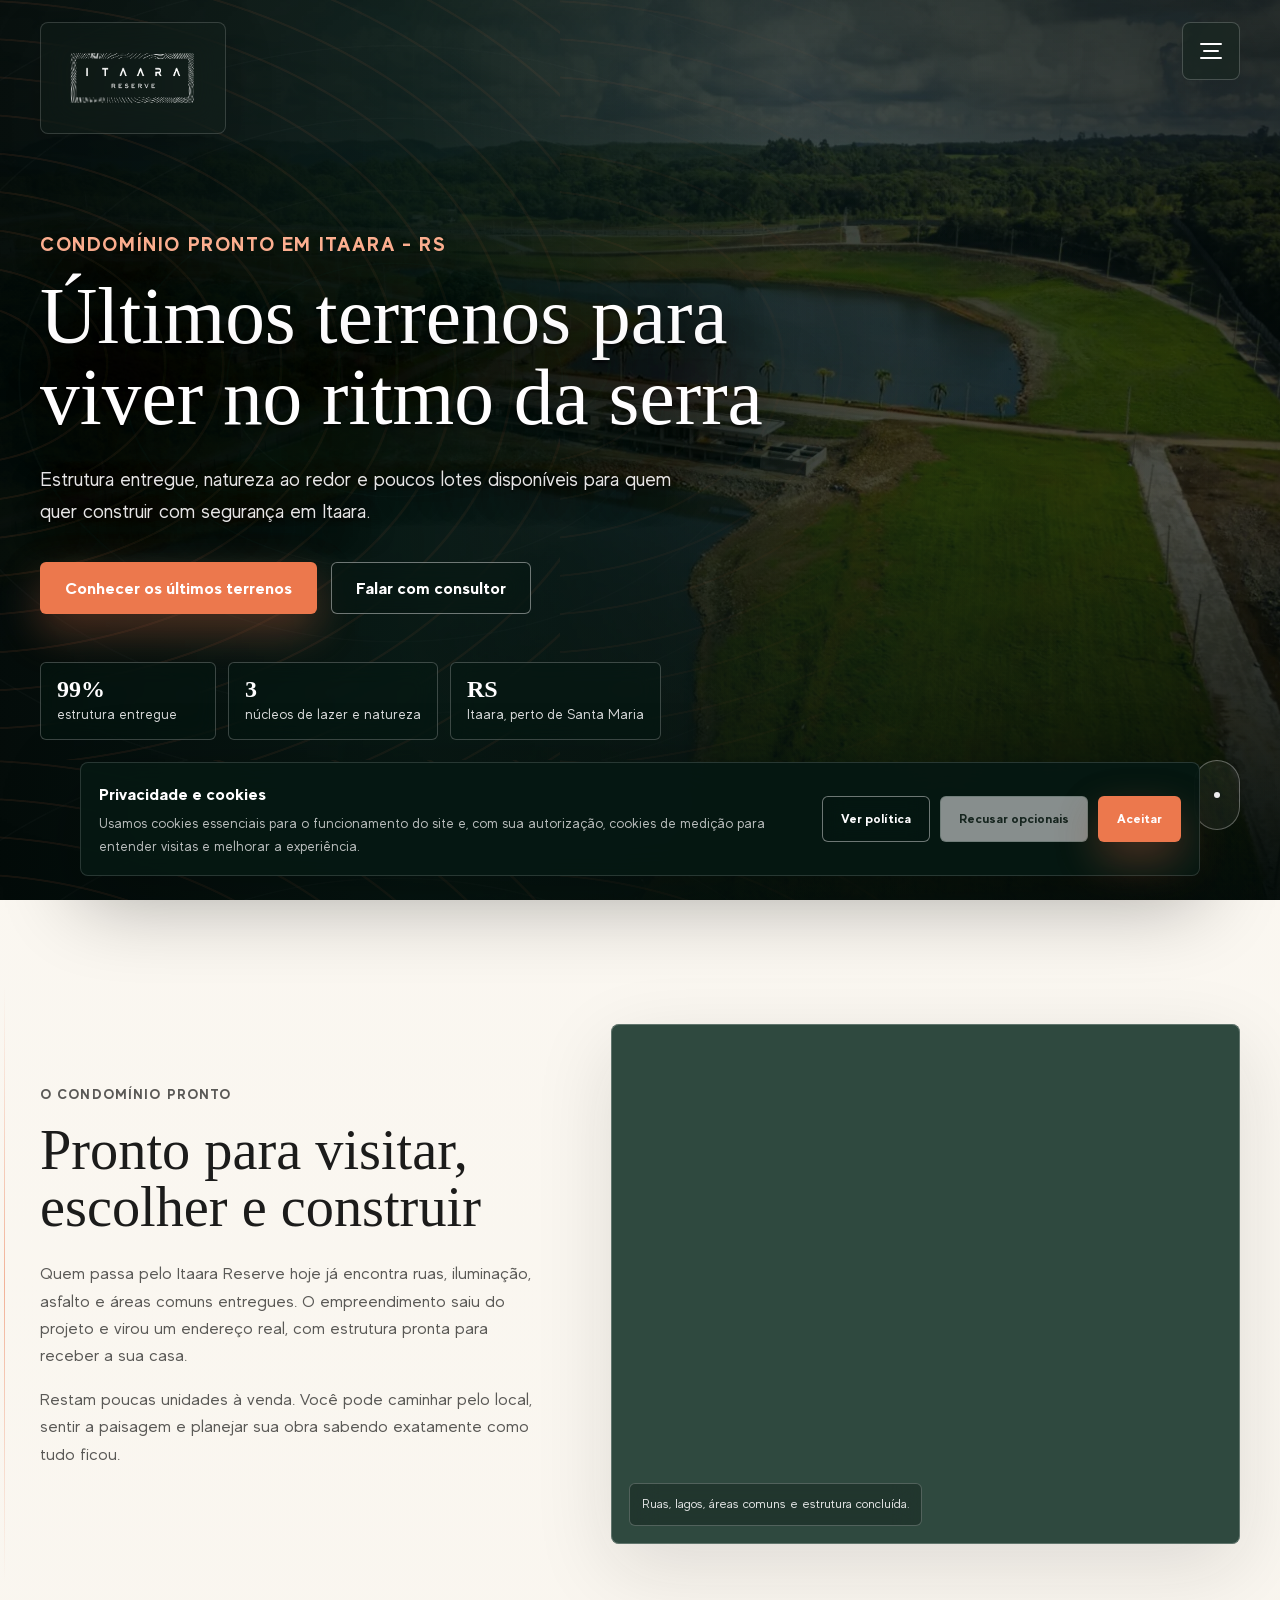
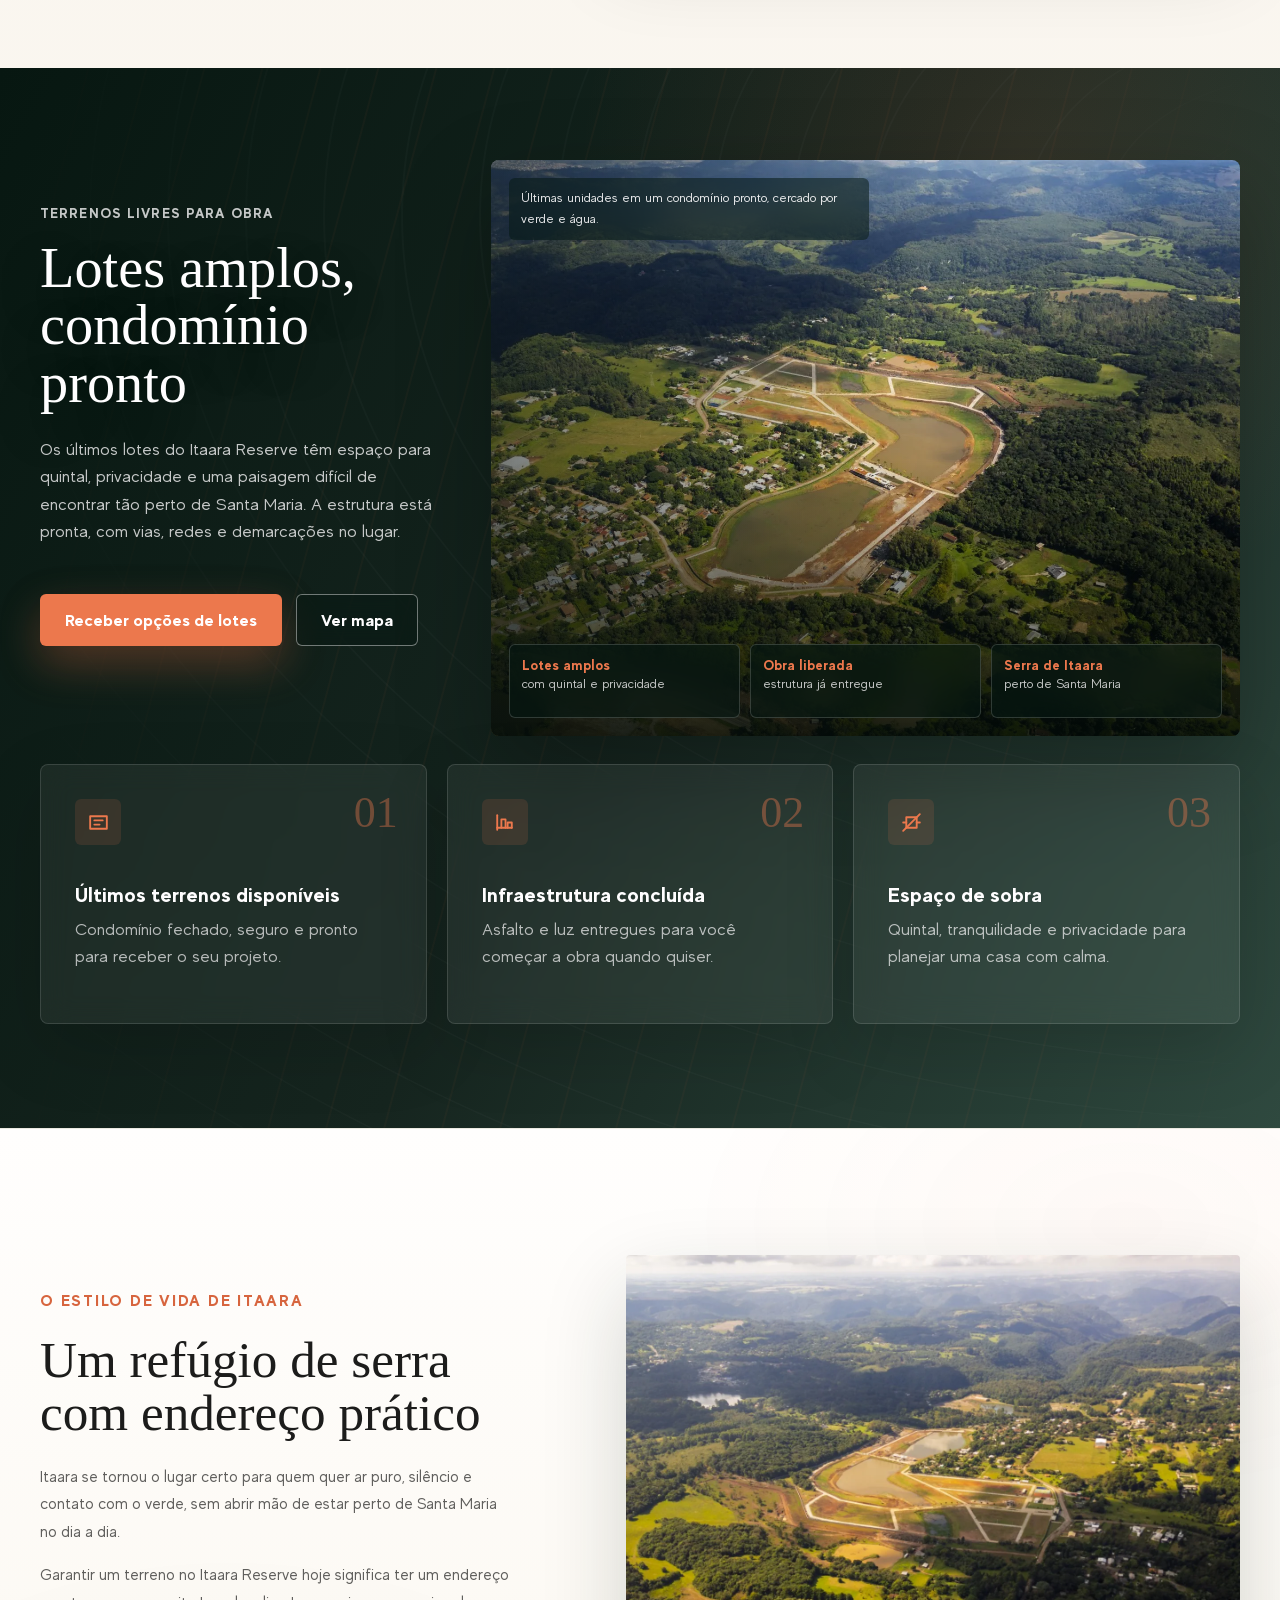
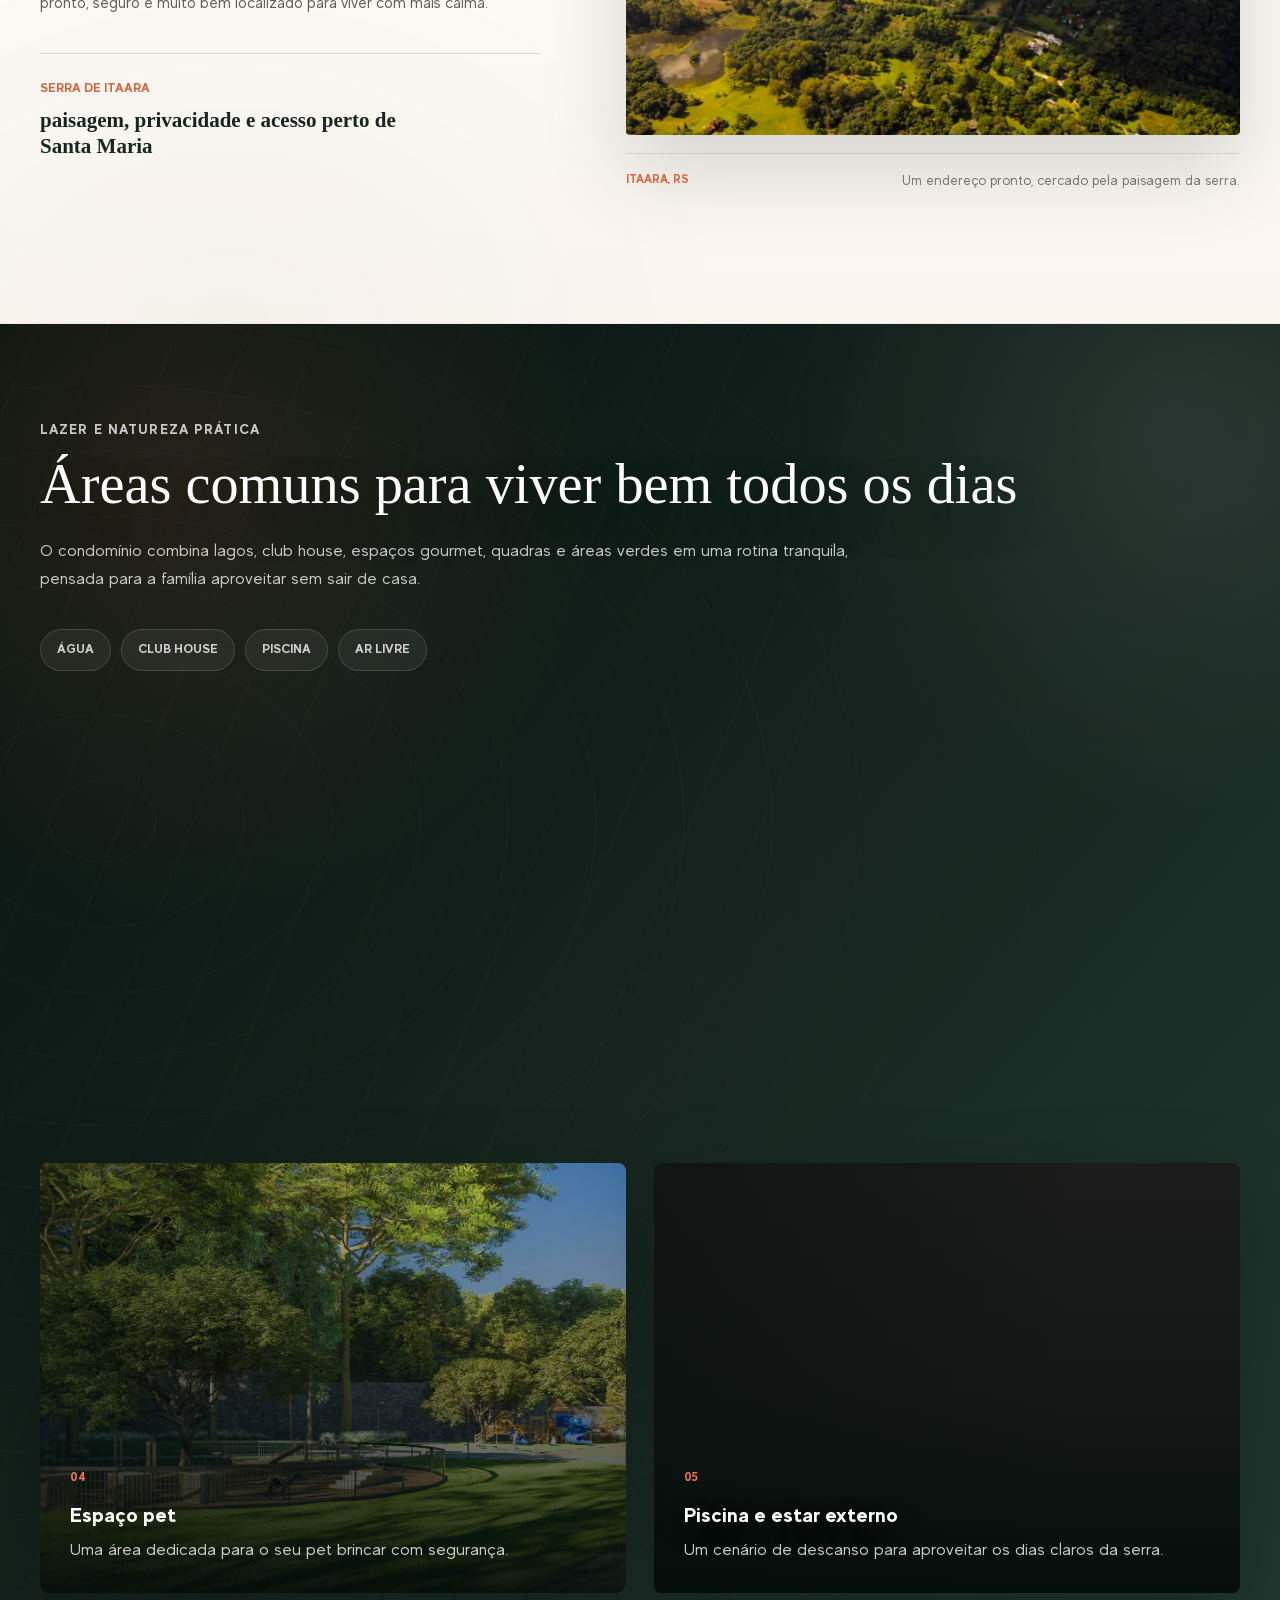
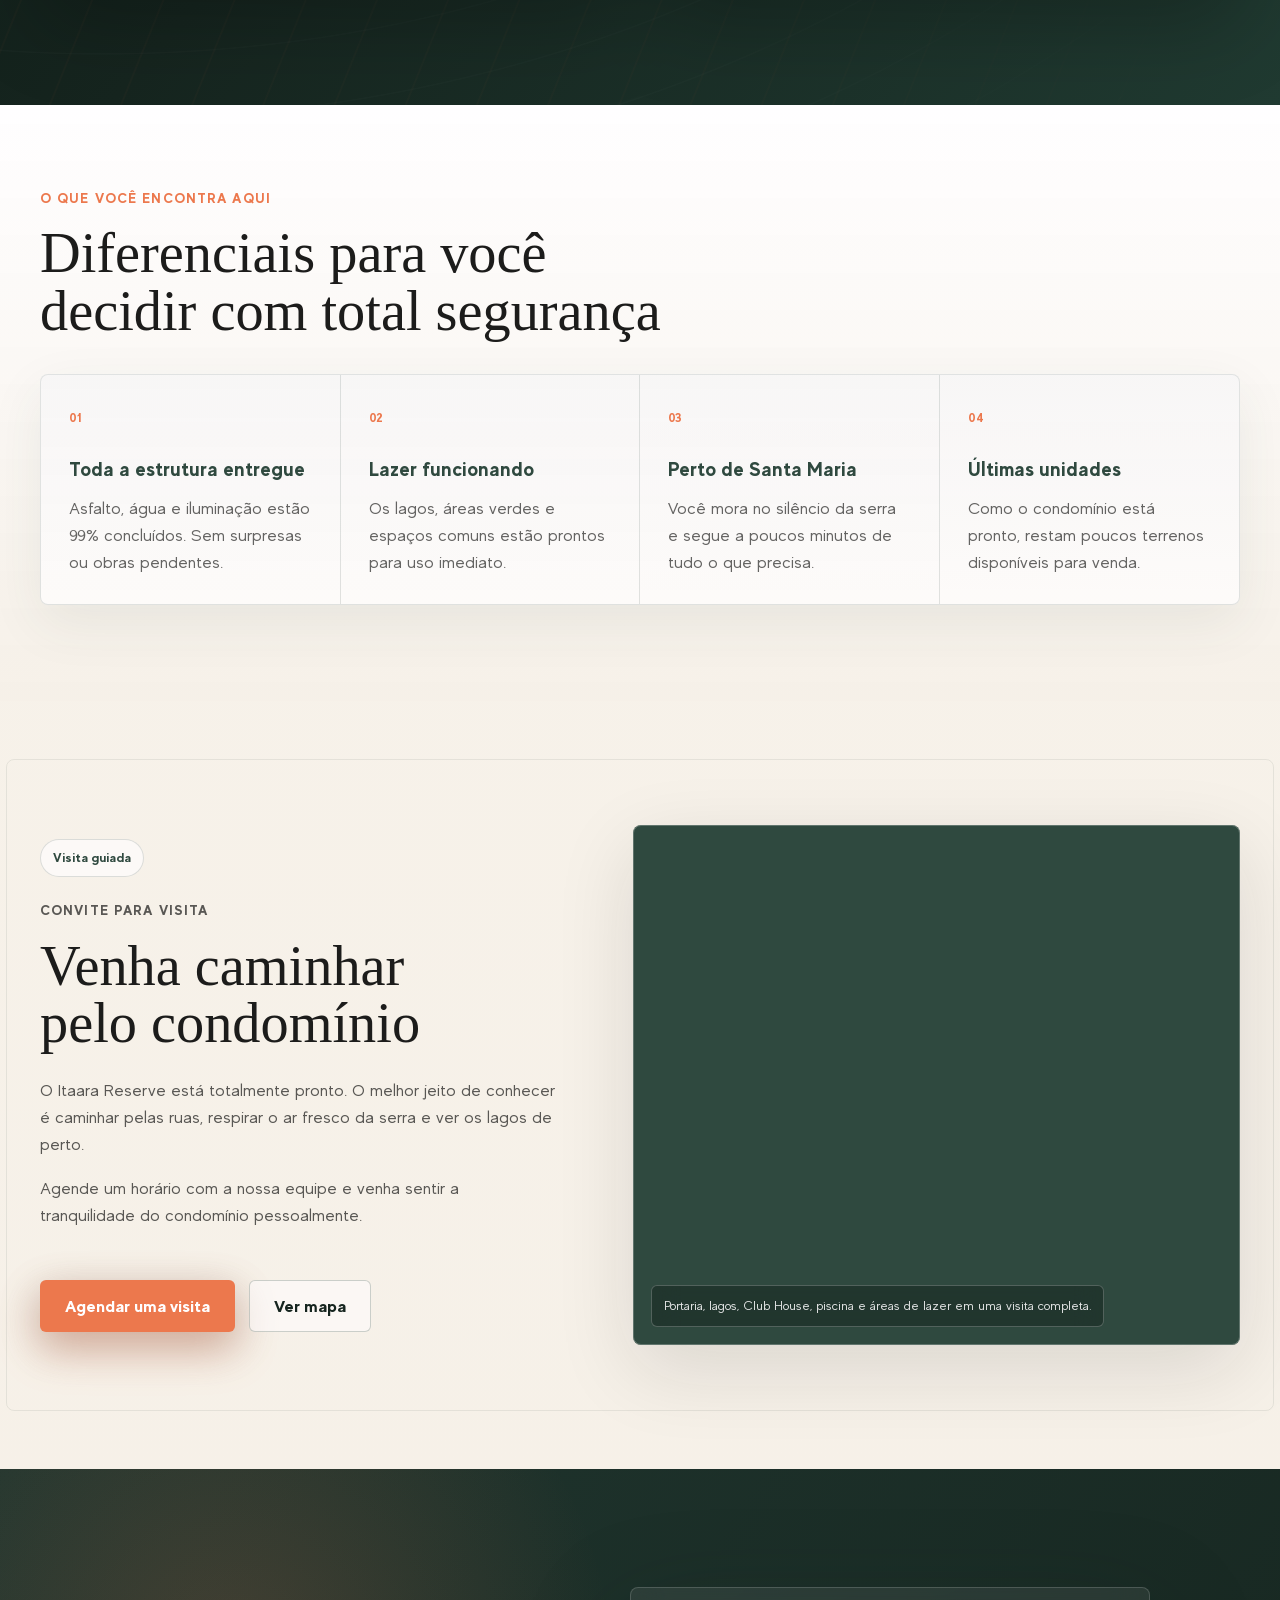
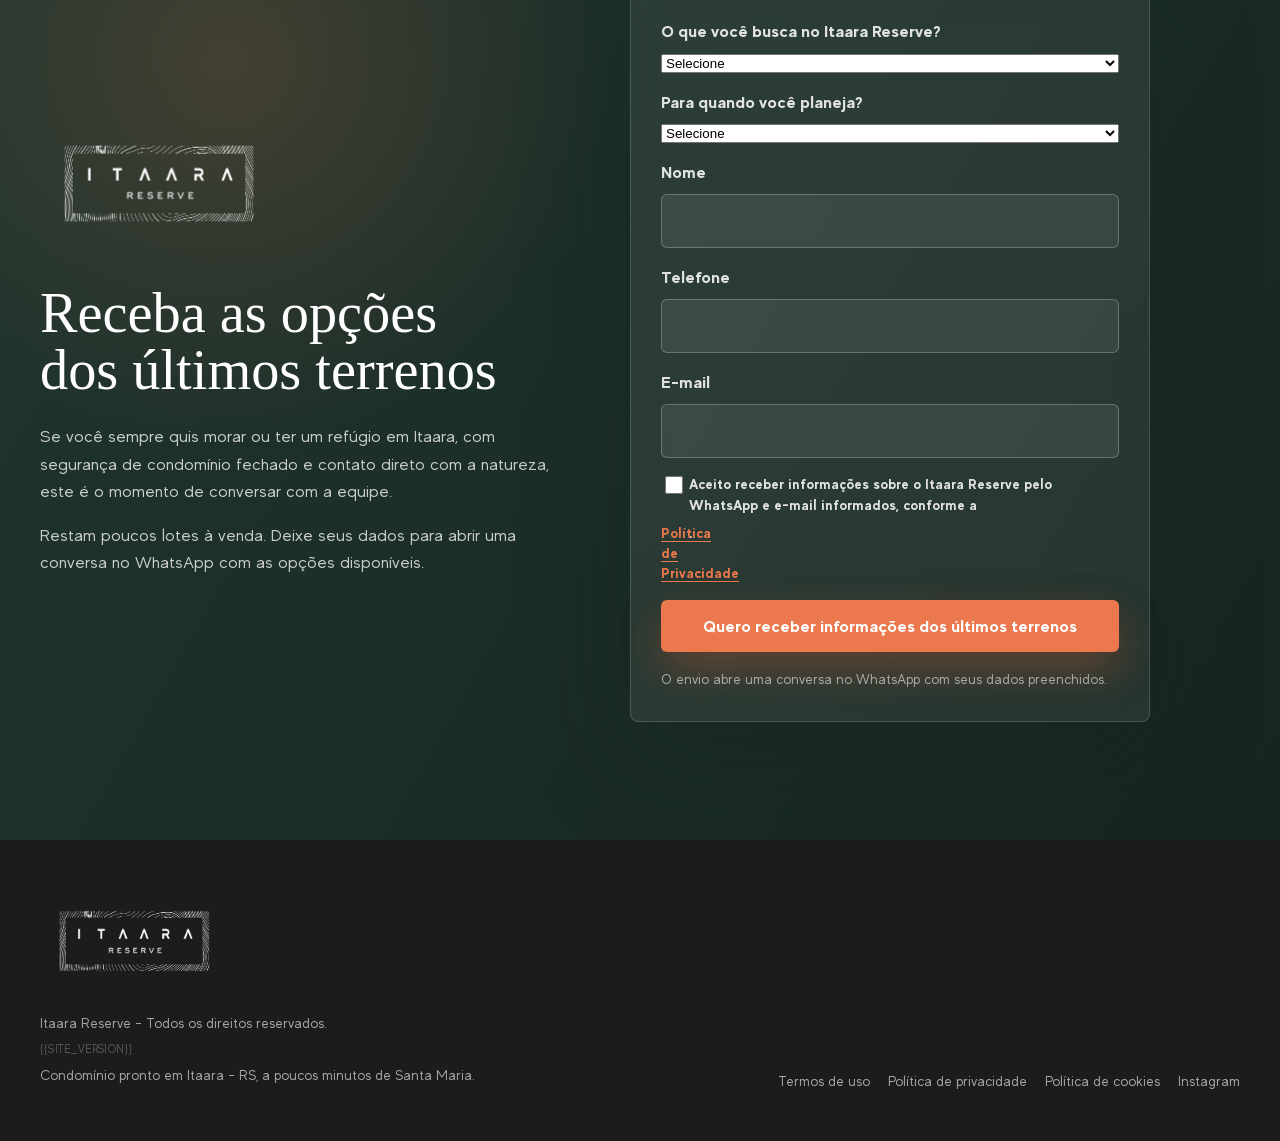
<file: index.html>
<!doctype html>
<html lang="pt-BR">
  <head>
    <!-- Google Tag Manager -->
    <script>
      (function(w,d,s,l,i){w[l]=w[l]||[];w[l].push({'gtm.start':
      new Date().getTime(),event:'gtm.js'});var f=d.getElementsByTagName(s)[0],
      j=d.createElement(s),dl=l!='dataLayer'?'&l='+l:'';j.async=true;j.src=
      'https://www.googletagmanager.com/gtm.js?id='+i+dl;f.parentNode.insertBefore(j,f);
      })(window,document,'script','dataLayer','GTM-MFXP7VX');
    </script>
    <!-- End Google Tag Manager -->
    <meta charset="utf-8" />
    <meta name="viewport" content="width=device-width, initial-scale=1" />
    <title>Itaara Reserve | Condomínio pronto com terrenos em Itaara</title>
    <meta
      name="description"
      content="Conheça o Itaara Reserve, condomínio pronto em Itaara - RS, com últimos terrenos disponíveis, lagos, áreas de lazer e natureza perto de Santa Maria."
    />
    <link rel="canonical" href="https://itaarareserve.com.br/" />
    <meta name="robots" content="index, follow" />
    <meta property="og:type" content="website" />
    <meta property="og:locale" content="pt_BR" />
    <meta property="og:site_name" content="Itaara Reserve" />
    <meta property="og:title" content="Itaara Reserve | Condomínio pronto com terrenos em Itaara" />
    <meta
      property="og:description"
      content="Conheça o Itaara Reserve, condomínio pronto em Itaara - RS, com últimos terrenos disponíveis, lagos, áreas de lazer e natureza perto de Santa Maria."
    />
    <meta property="og:url" content="https://itaarareserve.com.br/" />
    <meta property="og:image" content="https://itaarareserve.com.br/assets/images/og-image.png" />
    <meta property="og:image:width" content="1200" />
    <meta property="og:image:height" content="630" />
    <meta property="og:image:alt" content="Logo do Itaara Reserve sobre vista aérea do condomínio em Itaara" />
    <meta name="twitter:card" content="summary_large_image" />
    <meta name="twitter:title" content="Itaara Reserve | Condomínio pronto com terrenos em Itaara" />
    <meta
      name="twitter:description"
      content="Conheça o Itaara Reserve, condomínio pronto em Itaara - RS, com últimos terrenos disponíveis, lagos, áreas de lazer e natureza perto de Santa Maria."
    />
    <meta name="twitter:image" content="https://itaarareserve.com.br/assets/images/og-image.png" />
    <meta name="twitter:image:alt" content="Logo do Itaara Reserve sobre vista aérea do condomínio em Itaara" />
    <link rel="preload" href="assets/images/lagos-condominio.webp" as="image" type="image/webp" />
    <script type="application/ld+json">
      {
        "@context": "https://schema.org",
        "@type": "WebPage",
        "@id": "https://itaarareserve.com.br/#webpage",
        "url": "https://itaarareserve.com.br/",
        "name": "Itaara Reserve | Condomínio pronto com terrenos em Itaara",
        "description": "Conheça o Itaara Reserve, condomínio pronto em Itaara - RS, com últimos terrenos disponíveis, lagos, áreas de lazer e natureza perto de Santa Maria.",
        "inLanguage": "pt-BR",
        "isPartOf": {
          "@type": "WebSite",
          "@id": "https://itaarareserve.com.br/#website",
          "name": "Itaara Reserve",
          "url": "https://itaarareserve.com.br/",
          "inLanguage": "pt-BR"
        },
        "publisher": {
          "@type": "Organization",
          "@id": "https://itaarareserve.com.br/#organization",
          "name": "Itaara Reserve",
          "url": "https://itaarareserve.com.br/",
          "logo": {
            "@type": "ImageObject",
            "url": "https://itaarareserve.com.br/assets/images/logo-horizontal-branco.png",
            "width": 1921,
            "height": 1081
          },
          "sameAs": [
            "https://www.instagram.com/construtoraitaara/"
          ],
          "contactPoint": {
            "@type": "ContactPoint",
            "telephone": "+55-55-99953-002",
            "contactType": "sales",
            "areaServed": "BR",
            "availableLanguage": "pt-BR"
          }
        },
        "about": {
          "@type": "Place",
          "@id": "https://itaarareserve.com.br/#place",
          "name": "Itaara Reserve",
          "description": "Condomínio pronto em Itaara, com últimos terrenos disponíveis, lagos, natureza e infraestrutura concluída.",
          "url": "https://itaarareserve.com.br/",
          "image": {
            "@type": "ImageObject",
            "url": "https://itaarareserve.com.br/assets/images/vista-geral.jpg",
            "width": 1920,
            "height": 1080
          },
          "address": {
            "@type": "PostalAddress",
            "addressLocality": "Itaara",
            "addressRegion": "RS",
            "addressCountry": "BR"
          }
        }
      }
    </script>
    <script>
      if (location.protocol === "file:") document.documentElement.classList.add("is-file-preview");
    </script>
    <link rel="stylesheet" href="styles.css?v=design-29" />
  </head>
  <body>
    <!-- Google Tag Manager (noscript) -->
    <noscript><iframe src="https://www.googletagmanager.com/ns.html?id=GTM-MFXP7VX" height="0" width="0" style="display:none;visibility:hidden"></iframe></noscript>
    <!-- End Google Tag Manager (noscript) -->
    <a class="skip-link" href="#conteudo">Pular para o conteúdo</a>

    <header class="site-header" data-header>
      <a class="brand" href="#topo" aria-label="Itaara Reserve">
        <img src="assets/images/logo-horizontal-branco.png" alt="Itaara Reserve" width="1921" height="1081" decoding="async" />
      </a>
      <button class="menu-toggle" type="button" aria-label="Abrir menu" aria-expanded="false" aria-controls="site-menu" data-menu-toggle>
        <span></span>
        <span></span>
        <span></span>
      </button>
      <div class="menu-panel" id="site-menu" data-menu-panel>
        <nav class="menu-nav" aria-label="Navegação principal">
          <a href="#condominio">Condomínio</a>
          <a href="#terrenos">Terrenos</a>
          <a href="#lazer">Lazer</a>
          <a href="#visita">Visita</a>
        </nav>
        <a class="menu-cta" href="https://api.whatsapp.com/send?phone=555599953002&text=Ol%C3%A1.%20Estou%20visitando%20a%20landing%20page%20do%20Itaara%20Reserve%20e%20gostaria%20de%20conhecer%20os%20%C3%BAltimos%20terrenos." target="_blank" rel="noreferrer">
          Falar com consultor
        </a>
      </div>
    </header>

    <main id="conteudo">
      <section class="hero" id="topo" aria-label="Itaara Reserve">
        <div class="hero-video" aria-hidden="true">
          <iframe
            data-hero-video
            src="https://www.youtube.com/embed/HcRC96KBAro?autoplay=1&mute=1&controls=0&playsinline=1&loop=1&playlist=HcRC96KBAro&modestbranding=1&rel=0&enablejsapi=1"
            title="Vídeo do Itaara Reserve"
            allow="autoplay; encrypted-media; picture-in-picture"
            referrerpolicy="strict-origin-when-cross-origin"
          ></iframe>
        </div>
        <div class="hero-overlay"></div>
        <div class="hero-content">
          <p class="section-kicker">Condomínio pronto em Itaara - RS</p>
          <h1>Últimos terrenos para viver no ritmo da serra</h1>
          <p>
            Estrutura entregue, natureza ao redor e poucos lotes disponíveis para quem quer construir com segurança em Itaara.
          </p>
          <div class="hero-actions">
            <a class="btn btn-primary" href="https://api.whatsapp.com/send?phone=555599953002&text=Ol%C3%A1.%20Quero%20conhecer%20os%20%C3%BAltimos%20terrenos%20do%20Itaara%20Reserve." target="_blank" rel="noreferrer">
              Conhecer os últimos terrenos
            </a>
            <a class="btn btn-ghost" href="https://api.whatsapp.com/send?phone=555599953002&text=Ol%C3%A1.%20Gostaria%20de%20falar%20com%20um%20consultor%20sobre%20o%20Itaara%20Reserve." target="_blank" rel="noreferrer">
              Falar com consultor
            </a>
          </div>
          <div class="hero-proof" aria-label="Resumo do empreendimento">
            <span><strong>99%</strong> estrutura entregue</span>
            <span><strong>3</strong> núcleos de lazer e natureza</span>
            <span><strong>RS</strong> Itaara, perto de Santa Maria</span>
          </div>
        </div>
        <a class="scroll-cue" href="#condominio" aria-label="Conhecer o condomínio">
          <span></span>
        </a>
      </section>

      <section class="section split-section proof-section" id="condominio">
        <div class="section-copy">
          <p class="section-kicker">O condomínio pronto</p>
          <h2>Pronto para visitar, escolher e construir</h2>
          <p>
            Quem passa pelo Itaara Reserve hoje já encontra ruas, iluminação, asfalto e áreas comuns entregues. O empreendimento saiu do projeto e virou um endereço real, com estrutura pronta para receber a sua casa.
          </p>
          <p>
            Restam poucas unidades à venda. Você pode caminhar pelo local, sentir a paisagem e planejar sua obra sabendo exatamente como tudo ficou.
          </p>
        </div>
        <figure class="image-panel kenburns-panel">
          <img src="assets/images/estrutura-pronta.webp" alt="Vista aérea do Itaara Reserve com ruas, lagos e infraestrutura pronta" width="1920" height="1080" loading="lazy" decoding="async" />
          <img src="assets/images/lagos-condominio.webp" alt="Lagos e áreas de lazer do Itaara Reserve vistos de cima" width="1920" height="1080" loading="lazy" decoding="async" aria-hidden="true" />
          <img src="assets/images/vista-geral.webp" alt="Vista geral do Itaara Reserve integrado à natureza" width="1920" height="1080" loading="lazy" decoding="async" aria-hidden="true" />
          <img src="assets/images/render-portaria.webp" alt="Render da portaria do Itaara Reserve" width="1800" height="1013" loading="lazy" decoding="async" aria-hidden="true" />
          <figcaption>Ruas, lagos, áreas comuns e estrutura concluída.</figcaption>
        </figure>
      </section>

      <section class="section lots-section" id="terrenos">
        <div class="lots-top">
          <div class="section-intro lots-intro">
            <p class="section-kicker">Terrenos livres para obra</p>
            <h2>Lotes amplos, condomínio pronto</h2>
            <p>
              Os últimos lotes do Itaara Reserve têm espaço para quintal, privacidade e uma paisagem difícil de encontrar tão perto de Santa Maria. A estrutura está pronta, com vias, redes e demarcações no lugar.
            </p>
            <div class="section-actions">
              <a class="btn btn-primary" href="https://api.whatsapp.com/send?phone=555599953002&text=Ol%C3%A1.%20Quero%20receber%20as%20op%C3%A7%C3%B5es%20dos%20%C3%BAltimos%20lotes%20do%20Itaara%20Reserve." target="_blank" rel="noreferrer">
                Receber opções de lotes
              </a>
              <button class="btn btn-ghost btn-map" type="button" data-map-open>
                Ver mapa
              </button>
            </div>
          </div>
          <figure class="lots-showcase">
            <img src="assets/images/vista-geral.webp" alt="Vista aérea dos terrenos e lagos do Itaara Reserve" width="1920" height="1080" loading="lazy" decoding="async" />
            <figcaption>Últimas unidades em um condomínio pronto, cercado por verde e água.</figcaption>
            <div class="lot-tags" aria-label="Resumo dos terrenos">
              <span><strong>Lotes amplos</strong> com quintal e privacidade</span>
              <span><strong>Obra liberada</strong> estrutura já entregue</span>
              <span><strong>Serra de Itaara</strong> perto de Santa Maria</span>
            </div>
          </figure>
        </div>
        <div class="benefit-list">
          <article class="benefit-item">
            <span class="benefit-number">01</span>
            <span class="benefit-icon" aria-hidden="true">
              <svg viewBox="0 0 24 24"><path d="M4 6h16v12H4z" /><path d="M8 10h8" /><path d="M8 14h5" /></svg>
            </span>
            <div>
              <h3>Últimos terrenos disponíveis</h3>
              <p>Condomínio fechado, seguro e pronto para receber o seu projeto.</p>
            </div>
          </article>
          <article class="benefit-item">
            <span class="benefit-number">02</span>
            <span class="benefit-icon" aria-hidden="true">
              <svg viewBox="0 0 24 24"><path d="M5 19V5" /><path d="M5 17h14" /><path d="M9 17V9h4v8" /><path d="M15 17v-5h4v5" /></svg>
            </span>
            <div>
              <h3>Infraestrutura concluída</h3>
              <p>Asfalto e luz entregues para você começar a obra quando quiser.</p>
            </div>
          </article>
          <article class="benefit-item">
            <span class="benefit-number">03</span>
            <span class="benefit-icon" aria-hidden="true">
              <svg viewBox="0 0 24 24"><path d="M4 20L20 4" /><path d="M7 7h10v10H7z" /><path d="M4 12h3" /><path d="M17 12h3" /></svg>
            </span>
            <div>
              <h3>Espaço de sobra</h3>
              <p>Quintal, tranquilidade e privacidade para planejar uma casa com calma.</p>
            </div>
          </article>
        </div>
      </section>

      <section class="lifestyle-section">
        <div class="lifestyle-bg" aria-hidden="true"></div>
        <div class="lifestyle-frame">
          <div class="section-copy lifestyle-copy">
            <p class="section-kicker">O estilo de vida de Itaara</p>
            <h2>Um refúgio de serra com endereço prático</h2>
            <p>
              Itaara se tornou o lugar certo para quem quer ar puro, silêncio e contato com o verde, sem abrir mão de estar perto de Santa Maria no dia a dia.
            </p>
            <p>
              Garantir um terreno no Itaara Reserve hoje significa ter um endereço pronto, seguro e muito bem localizado para viver com mais calma.
            </p>
            <div class="lifestyle-signature" aria-label="Resumo do estilo de vida">
              <span>Serra de Itaara</span>
              <strong>paisagem, privacidade e acesso perto de Santa Maria</strong>
            </div>
          </div>
          <figure class="wide-image lifestyle-visual">
            <img src="assets/images/serra-itaara.webp" alt="Vista aérea da serra de Itaara com o condomínio integrado à natureza" width="1920" height="1080" loading="lazy" decoding="async" />
            <figcaption>
              <span>Itaara, RS</span>
              <strong>Um endereço pronto, cercado pela paisagem da serra.</strong>
            </figcaption>
          </figure>
        </div>
      </section>

      <section class="section leisure-section" id="lazer">
        <div class="leisure-head">
          <div class="section-intro">
            <p class="section-kicker">Lazer e natureza prática</p>
            <h2>Áreas comuns para viver bem todos os dias</h2>
            <p>
              O condomínio combina lagos, club house, espaços gourmet, quadras e áreas verdes em uma rotina tranquila, pensada para a família aproveitar sem sair de casa.
            </p>
          </div>
          <div class="leisure-note" aria-label="Resumo das experiências de lazer">
            <span>água</span>
            <span>club house</span>
            <span>piscina</span>
            <span>ar livre</span>
          </div>
        </div>
        <div class="leisure-grid">
          <article class="leisure-card">
            <img src="assets/images/render-clubhouse-lago.webp" alt="Render do Club House à beira do lago" width="1800" height="1013" loading="lazy" decoding="async" />
            <div>
              <span class="card-index">01</span>
              <h3>Club House junto ao lago</h3>
              <p>Um espaço social com vista aberta para a água e a natureza.</p>
            </div>
          </article>
          <article class="leisure-card">
            <img src="assets/images/render-gourmet-interior.webp" alt="Render do espaço gourmet interno" width="1800" height="1013" loading="lazy" decoding="async" />
            <div>
              <span class="card-index">02</span>
              <h3>Gourmet para receber</h3>
              <p>Ambientes equipados para reunir família e amigos com conforto.</p>
            </div>
          </article>
          <article class="leisure-card">
            <img src="assets/images/render-quadras.webp" alt="Render das quadras esportivas do Itaara Reserve" width="1800" height="1013" loading="lazy" decoding="async" />
            <div>
              <span class="card-index">03</span>
              <h3>Esporte ao ar livre</h3>
              <p>Quadras e áreas abertas para movimento, descanso e convivência.</p>
            </div>
          </article>
          <article class="leisure-card">
            <img src="assets/images/render-pet-agility.webp" alt="Render do espaço pet agility" width="1800" height="1013" loading="lazy" decoding="async" />
            <div>
              <span class="card-index">04</span>
              <h3>Espaço pet</h3>
              <p>Uma área dedicada para o seu pet brincar com segurança.</p>
            </div>
          </article>
          <article class="leisure-card">
            <img src="assets/images/render-piscina.webp" alt="Render da piscina do Itaara Reserve" width="1800" height="1013" loading="lazy" decoding="async" />
            <div>
              <span class="card-index">05</span>
              <h3>Piscina e estar externo</h3>
              <p>Um cenário de descanso para aproveitar os dias claros da serra.</p>
            </div>
          </article>
        </div>
      </section>

      <section class="summary-section" aria-label="Diferenciais">
        <div class="summary-head">
          <p class="section-kicker">O que você encontra aqui</p>
          <h2>Diferenciais para você decidir com total segurança</h2>
        </div>
        <div class="summary-grid">
          <article>
            <span>01</span>
            <strong>Toda a estrutura entregue</strong>
            <p>Asfalto, água e iluminação estão 99% concluídos. Sem surpresas ou obras pendentes.</p>
          </article>
          <article>
            <span>02</span>
            <strong>Lazer funcionando</strong>
            <p>Os lagos, áreas verdes e espaços comuns estão prontos para uso imediato.</p>
          </article>
          <article>
            <span>03</span>
            <strong>Perto de Santa Maria</strong>
            <p>Você mora no silêncio da serra e segue a poucos minutos de tudo o que precisa.</p>
          </article>
          <article>
            <span>04</span>
            <strong>Últimas unidades</strong>
            <p>Como o condomínio está pronto, restam poucos terrenos disponíveis para venda.</p>
          </article>
        </div>
      </section>

      <section class="section split-section visit-section" id="visita">
        <div class="section-copy">
          <span class="visit-badge">Visita guiada</span>
          <p class="section-kicker">Convite para visita</p>
          <h2>Venha caminhar pelo condomínio</h2>
          <p>
            O Itaara Reserve está totalmente pronto. O melhor jeito de conhecer é caminhar pelas ruas, respirar o ar fresco da serra e ver os lagos de perto.
          </p>
          <p>
            Agende um horário com a nossa equipe e venha sentir a tranquilidade do condomínio pessoalmente.
          </p>
          <div class="section-actions">
            <a class="btn btn-primary" href="https://api.whatsapp.com/send?phone=555599953002&text=Ol%C3%A1.%20Quero%20agendar%20uma%20visita%20ao%20Itaara%20Reserve." target="_blank" rel="noreferrer">
              Agendar uma visita
            </a>
            <button class="btn btn-outline-dark" type="button" data-map-open>
              Ver mapa
            </button>
          </div>
        </div>
        <figure class="image-panel visit-image visit-gallery">
          <img src="assets/images/render-portico-acesso.webp" alt="Render do pórtico de acesso do Itaara Reserve" width="1800" height="832" loading="lazy" decoding="async" />
          <img src="assets/images/vista-geral.webp" alt="Vista aérea do Itaara Reserve com lagos e terrenos" width="1920" height="1080" loading="lazy" decoding="async" aria-hidden="true" />
          <img src="assets/images/render-clubhouse-lago.webp" alt="Render do Club House junto ao lago" width="1800" height="1013" loading="lazy" decoding="async" aria-hidden="true" />
          <img src="assets/images/render-piscina.webp" alt="Render da piscina do Itaara Reserve" width="1800" height="1013" loading="lazy" decoding="async" aria-hidden="true" />
          <img src="assets/images/render-quadras.webp" alt="Render das quadras esportivas do condomínio" width="1800" height="1013" loading="lazy" decoding="async" aria-hidden="true" />
          <figcaption>Portaria, lagos, Club House, piscina e áreas de lazer em uma visita completa.</figcaption>
        </figure>
      </section>

      <section class="conversion-section" id="contato">
        <div class="conversion-copy">
          <img src="assets/images/logo-horizontal-branco.png" alt="Itaara Reserve" width="1921" height="1081" loading="lazy" decoding="async" />
          <h2>Receba as opções dos últimos terrenos</h2>
          <p>
            Se você sempre quis morar ou ter um refúgio em Itaara, com segurança de condomínio fechado e contato direto com a natureza, este é o momento de conversar com a equipe.
          </p>
          <p>
            Restam poucos lotes à venda. Deixe seus dados para abrir uma conversa no WhatsApp com as opções disponíveis.
          </p>
        </div>
        <form class="lead-form" data-lead-form>
          <label>
            O que você busca no Itaara Reserve?
            <select name="busca" required>
              <option value="" disabled selected>Selecione</option>
              <option value="Construir minha casa">Construir minha casa</option>
              <option value="Investir em um terreno">Investir em um terreno</option>
              <option value="Quero conhecer primeiro">Quero conhecer primeiro</option>
            </select>
          </label>
          <label>
            Para quando você planeja?
            <select name="quando" required>
              <option value="" disabled selected>Selecione</option>
              <option value="Ainda este ano">Ainda este ano</option>
              <option value="Em 2027">Em 2027</option>
              <option value="Só estou pesquisando">Só estou pesquisando</option>
            </select>
          </label>
          <input type="text" name="website" tabindex="-1" autocomplete="off" aria-hidden="true" style="position:absolute;left:-9999px" />
          <label>
            Nome
            <input type="text" name="name" autocomplete="name" required />
          </label>
          <label>
            Telefone
            <input type="tel" name="phone" autocomplete="tel" required />
          </label>
          <label>
            E-mail
            <input type="email" name="email" autocomplete="email" required />
          </label>
          <label class="consent">
            <input type="checkbox" name="consent" required />
            Aceito receber informações sobre o Itaara Reserve pelo WhatsApp e e-mail informados, conforme a
            <a href="politica-de-privacidade/">Política de Privacidade</a>.
          </label>
          <button class="btn btn-primary" type="submit">Quero receber informações dos últimos terrenos</button>
          <p class="form-note">O envio abre uma conversa no WhatsApp com seus dados preenchidos.</p>
        </form>
      </section>
    </main>

    <footer class="site-footer">
      <div>
        <img src="assets/images/logo-horizontal-branco.png" alt="Itaara Reserve" width="1921" height="1081" loading="lazy" decoding="async" />
        <p>Itaara Reserve - Todos os direitos reservados.</p>
        <p class="site-version">{{SITE_VERSION}}</p>
        <p>Condomínio pronto em Itaara - RS, a poucos minutos de Santa Maria.</p>
      </div>
      <div class="footer-links">
        <a href="termos-e-condicoes/">Termos de uso</a>
        <a href="politica-de-privacidade/">Política de privacidade</a>
        <a href="politica-de-cookies-br/">Política de cookies</a>
        <a href="https://www.instagram.com/construtoraitaara/" target="_blank" rel="noreferrer">Instagram</a>
      </div>
    </footer>

    <div class="cookie-consent" data-cookie-consent hidden>
      <div>
        <strong>Privacidade e cookies</strong>
        <p>
          Usamos cookies essenciais para o funcionamento do site e, com sua autorização, cookies de medição para entender visitas e melhorar a experiência.
        </p>
      </div>
      <div class="cookie-consent__actions">
        <a class="btn btn-ghost" href="politica-de-cookies-br/">Ver política</a>
        <button class="btn btn-outline-dark" type="button" data-cookie-reject>Recusar opcionais</button>
        <button class="btn btn-primary" type="button" data-cookie-accept>Aceitar</button>
      </div>
    </div>

    <div class="map-modal" data-map-modal hidden>
      <div class="map-modal__backdrop" data-map-close></div>
      <div class="map-modal__dialog" role="dialog" aria-modal="true" aria-label="Mapa do Itaara Reserve">
        <button class="map-modal__close" type="button" aria-label="Fechar mapa" data-map-close>×</button>
        <div class="map-modal__head">
          <p class="section-kicker">Mapa do condomínio</p>
          <h2>Implantação Itaara Reserve</h2>
        </div>
        <img src="assets/images/mapa-itaara.webp" alt="Mapa de implantação do Itaara Reserve" width="3171" height="2600" loading="lazy" decoding="async" />
      </div>
    </div>

    <script src="script.js?v=design-29"></script>
  </body>
</html>
</file>
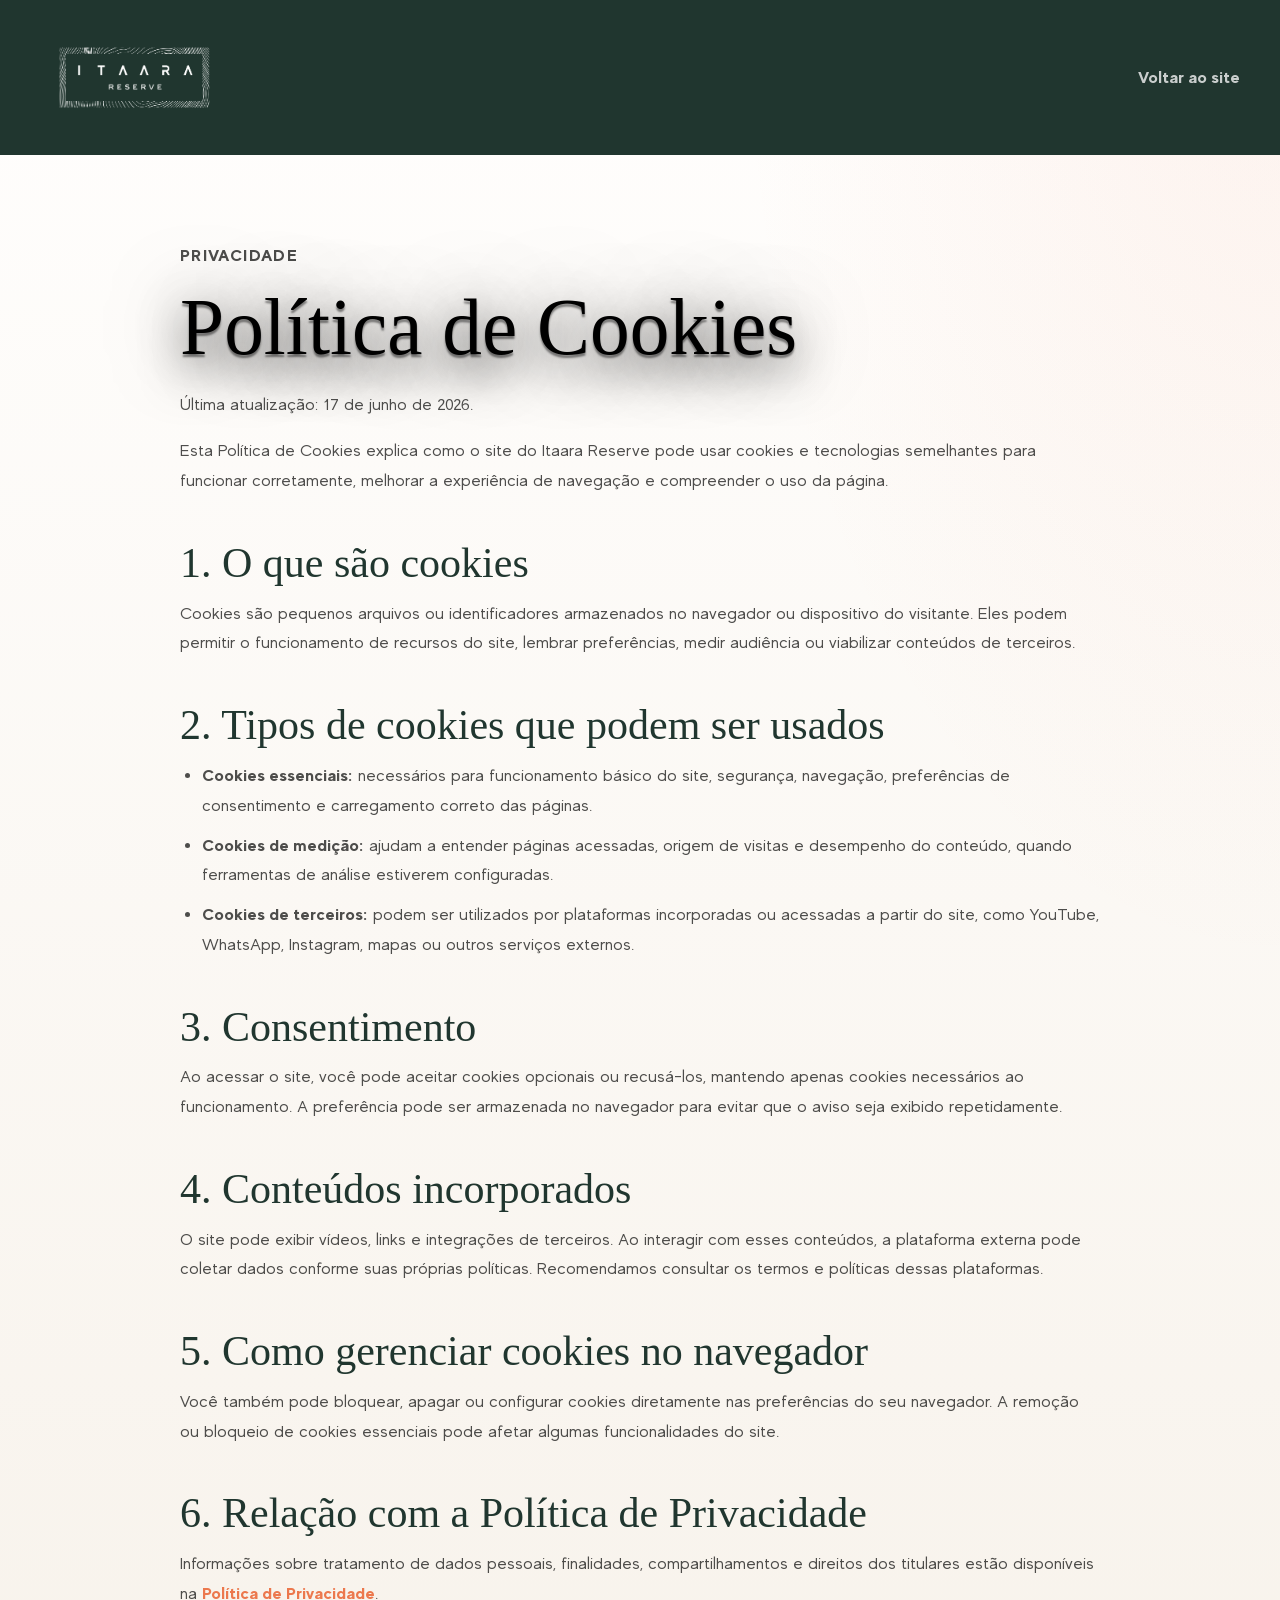
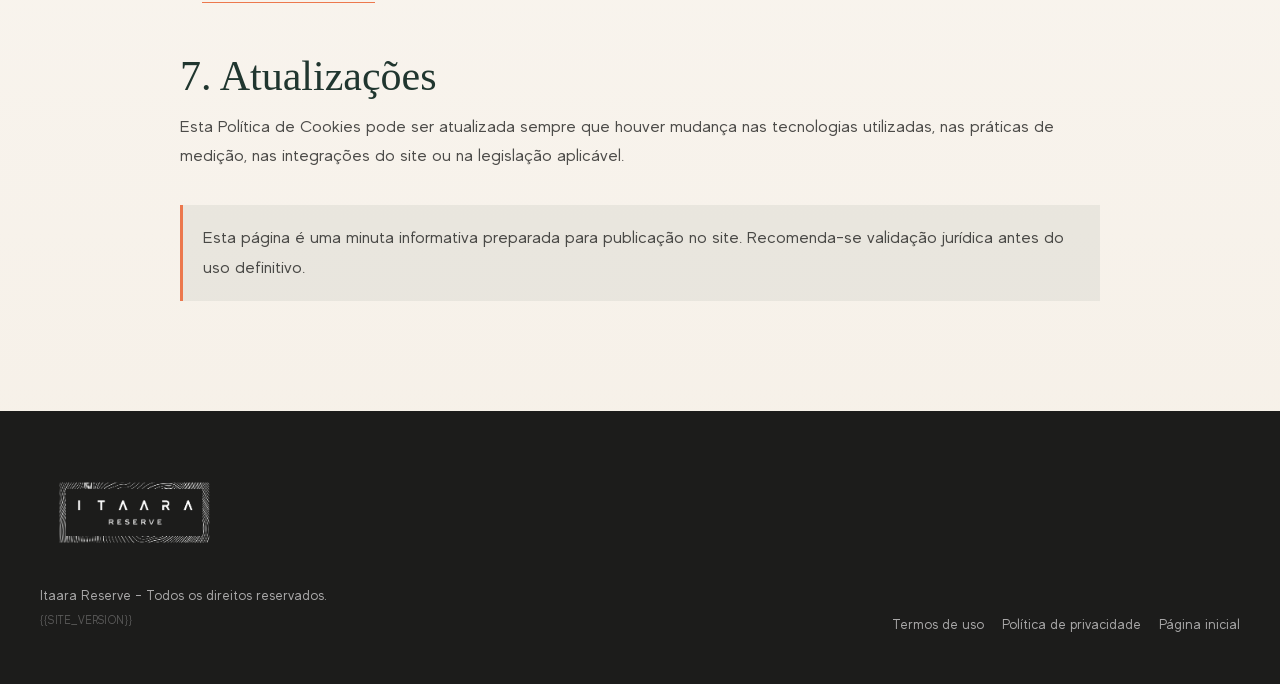
<file: politica-de-cookies-br/index.html>
<!doctype html>
<html lang="pt-BR">
  <head>
    <!-- Google Tag Manager -->
    <script>
      (function(w,d,s,l,i){w[l]=w[l]||[];w[l].push({'gtm.start':
      new Date().getTime(),event:'gtm.js'});var f=d.getElementsByTagName(s)[0],
      j=d.createElement(s),dl=l!='dataLayer'?'&l='+l:'';j.async=true;j.src=
      'https://www.googletagmanager.com/gtm.js?id='+i+dl;f.parentNode.insertBefore(j,f);
      })(window,document,'script','dataLayer','GTM-MFXP7VX');
    </script>
    <!-- End Google Tag Manager -->
    <meta charset="utf-8" />
    <meta name="viewport" content="width=device-width, initial-scale=1" />
    <title>Política de Cookies | Itaara Reserve</title>
    <meta
      name="description"
      content="Política de cookies do Itaara Reserve, com informações sobre cookies essenciais, medição, conteúdo incorporado e preferências do usuário."
    />
    <link rel="canonical" href="https://itaarareserve.com.br/politica-de-cookies-br/" />
    <meta name="robots" content="index, follow" />
    <link rel="stylesheet" href="../styles.css?v=design-29" />
  </head>
  <body class="legal-page">
    <!-- Google Tag Manager (noscript) -->
    <noscript><iframe src="https://www.googletagmanager.com/ns.html?id=GTM-MFXP7VX" height="0" width="0" style="display:none;visibility:hidden"></iframe></noscript>
    <!-- End Google Tag Manager (noscript) -->
    <header class="legal-header">
      <a href="../" aria-label="Voltar para a página inicial do Itaara Reserve">
        <img src="../assets/images/logo-horizontal-branco.png" alt="Itaara Reserve" width="1921" height="1081" decoding="async" />
      </a>
      <a href="../">Voltar ao site</a>
    </header>

    <main class="legal-main">
      <p class="section-kicker">Privacidade</p>
      <h1>Política de Cookies</h1>
      <p>Última atualização: 17 de junho de 2026.</p>

      <p>
        Esta Política de Cookies explica como o site do Itaara Reserve pode usar cookies e tecnologias semelhantes para funcionar corretamente, melhorar a experiência de navegação e compreender o uso da página.
      </p>

      <h2>1. O que são cookies</h2>
      <p>
        Cookies são pequenos arquivos ou identificadores armazenados no navegador ou dispositivo do visitante. Eles podem permitir o funcionamento de recursos do site, lembrar preferências, medir audiência ou viabilizar conteúdos de terceiros.
      </p>

      <h2>2. Tipos de cookies que podem ser usados</h2>
      <ul>
        <li><strong>Cookies essenciais:</strong> necessários para funcionamento básico do site, segurança, navegação, preferências de consentimento e carregamento correto das páginas.</li>
        <li><strong>Cookies de medição:</strong> ajudam a entender páginas acessadas, origem de visitas e desempenho do conteúdo, quando ferramentas de análise estiverem configuradas.</li>
        <li><strong>Cookies de terceiros:</strong> podem ser utilizados por plataformas incorporadas ou acessadas a partir do site, como YouTube, WhatsApp, Instagram, mapas ou outros serviços externos.</li>
      </ul>

      <h2>3. Consentimento</h2>
      <p>
        Ao acessar o site, você pode aceitar cookies opcionais ou recusá-los, mantendo apenas cookies necessários ao funcionamento. A preferência pode ser armazenada no navegador para evitar que o aviso seja exibido repetidamente.
      </p>

      <h2>4. Conteúdos incorporados</h2>
      <p>
        O site pode exibir vídeos, links e integrações de terceiros. Ao interagir com esses conteúdos, a plataforma externa pode coletar dados conforme suas próprias políticas. Recomendamos consultar os termos e políticas dessas plataformas.
      </p>

      <h2>5. Como gerenciar cookies no navegador</h2>
      <p>
        Você também pode bloquear, apagar ou configurar cookies diretamente nas preferências do seu navegador. A remoção ou bloqueio de cookies essenciais pode afetar algumas funcionalidades do site.
      </p>

      <h2>6. Relação com a Política de Privacidade</h2>
      <p>
        Informações sobre tratamento de dados pessoais, finalidades, compartilhamentos e direitos dos titulares estão disponíveis na
        <a href="../politica-de-privacidade/">Política de Privacidade</a>.
      </p>

      <h2>7. Atualizações</h2>
      <p>
        Esta Política de Cookies pode ser atualizada sempre que houver mudança nas tecnologias utilizadas, nas práticas de medição, nas integrações do site ou na legislação aplicável.
      </p>

      <p class="legal-note">
        Esta página é uma minuta informativa preparada para publicação no site. Recomenda-se validação jurídica antes do uso definitivo.
      </p>
    </main>

    <footer class="site-footer">
      <div>
        <img src="../assets/images/logo-horizontal-branco.png" alt="Itaara Reserve" width="1921" height="1081" loading="lazy" decoding="async" />
        <p>Itaara Reserve - Todos os direitos reservados.</p>
        <p class="site-version">{{SITE_VERSION}}</p>
      </div>
      <div class="footer-links">
        <a href="../termos-e-condicoes/">Termos de uso</a>
        <a href="../politica-de-privacidade/">Política de privacidade</a>
        <a href="../">Página inicial</a>
      </div>
    </footer>
  </body>
</html>
</file>
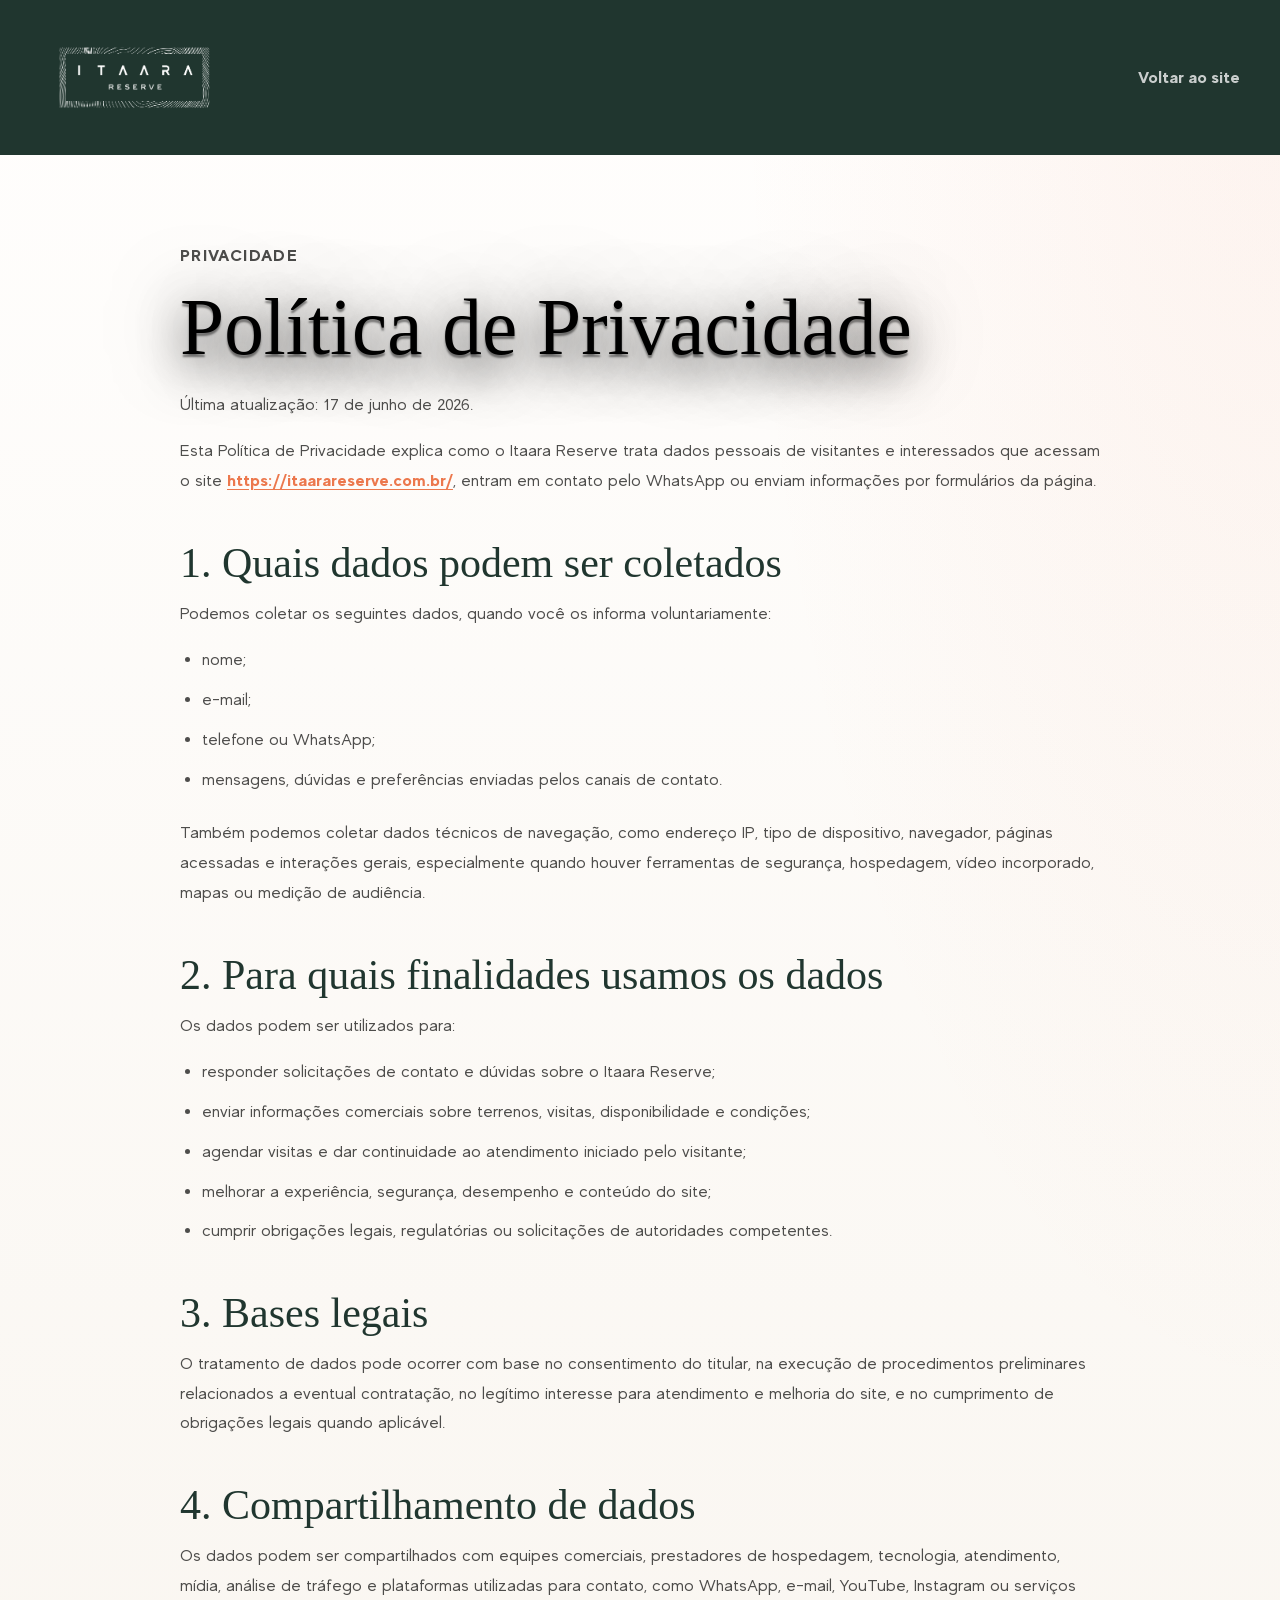
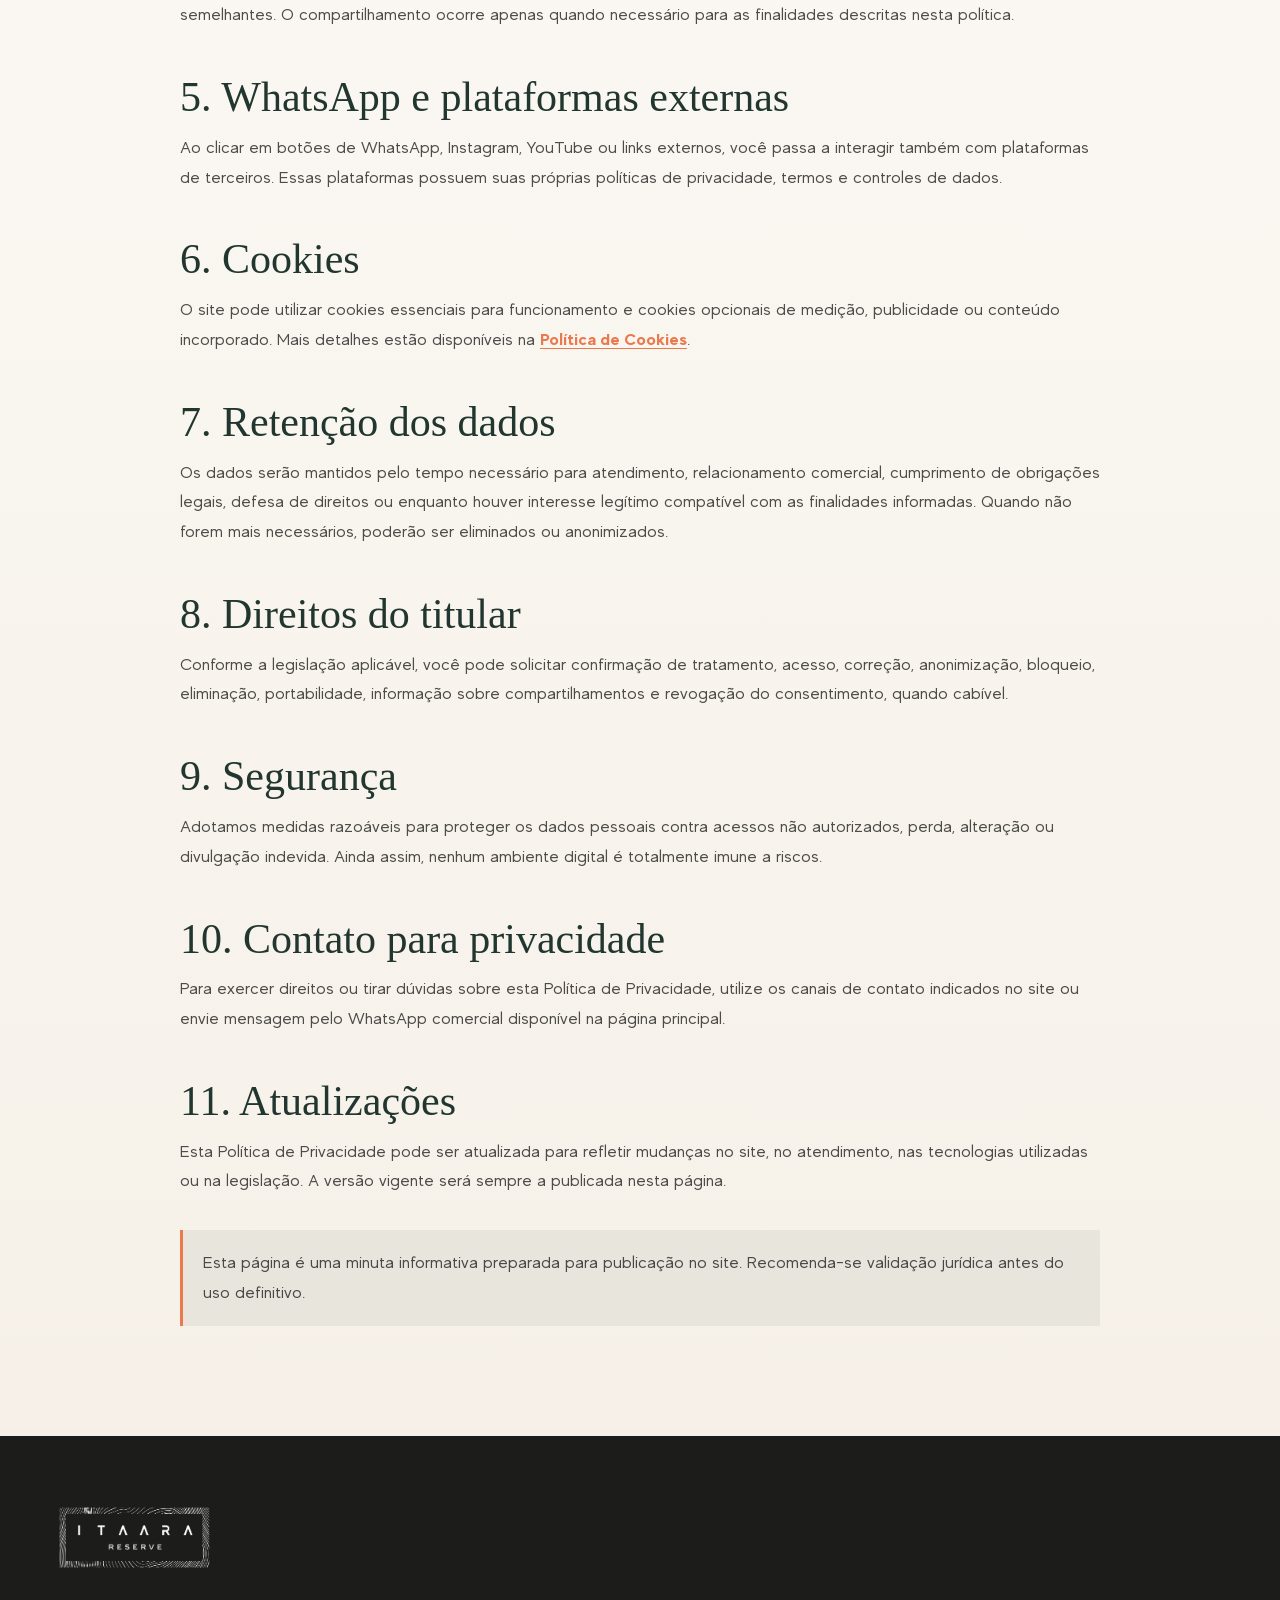
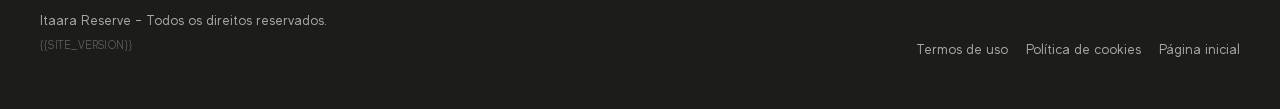
<file: politica-de-privacidade/index.html>
<!doctype html>
<html lang="pt-BR">
  <head>
    <!-- Google Tag Manager -->
    <script>
      (function(w,d,s,l,i){w[l]=w[l]||[];w[l].push({'gtm.start':
      new Date().getTime(),event:'gtm.js'});var f=d.getElementsByTagName(s)[0],
      j=d.createElement(s),dl=l!='dataLayer'?'&l='+l:'';j.async=true;j.src=
      'https://www.googletagmanager.com/gtm.js?id='+i+dl;f.parentNode.insertBefore(j,f);
      })(window,document,'script','dataLayer','GTM-MFXP7VX');
    </script>
    <!-- End Google Tag Manager -->
    <meta charset="utf-8" />
    <meta name="viewport" content="width=device-width, initial-scale=1" />
    <title>Política de Privacidade | Itaara Reserve</title>
    <meta
      name="description"
      content="Política de privacidade do Itaara Reserve, com informações sobre coleta, uso, compartilhamento e direitos dos titulares de dados."
    />
    <link rel="canonical" href="https://itaarareserve.com.br/politica-de-privacidade/" />
    <meta name="robots" content="index, follow" />
    <link rel="stylesheet" href="../styles.css?v=design-29" />
  </head>
  <body class="legal-page">
    <!-- Google Tag Manager (noscript) -->
    <noscript><iframe src="https://www.googletagmanager.com/ns.html?id=GTM-MFXP7VX" height="0" width="0" style="display:none;visibility:hidden"></iframe></noscript>
    <!-- End Google Tag Manager (noscript) -->
    <header class="legal-header">
      <a href="../" aria-label="Voltar para a página inicial do Itaara Reserve">
        <img src="../assets/images/logo-horizontal-branco.png" alt="Itaara Reserve" width="1921" height="1081" decoding="async" />
      </a>
      <a href="../">Voltar ao site</a>
    </header>

    <main class="legal-main">
      <p class="section-kicker">Privacidade</p>
      <h1>Política de Privacidade</h1>
      <p>Última atualização: 17 de junho de 2026.</p>

      <p>
        Esta Política de Privacidade explica como o Itaara Reserve trata dados pessoais de visitantes e interessados que acessam o site
        <a href="https://itaarareserve.com.br/">https://itaarareserve.com.br/</a>, entram em contato pelo WhatsApp ou enviam informações por formulários da página.
      </p>

      <h2>1. Quais dados podem ser coletados</h2>
      <p>Podemos coletar os seguintes dados, quando você os informa voluntariamente:</p>
      <ul>
        <li>nome;</li>
        <li>e-mail;</li>
        <li>telefone ou WhatsApp;</li>
        <li>mensagens, dúvidas e preferências enviadas pelos canais de contato.</li>
      </ul>
      <p>
        Também podemos coletar dados técnicos de navegação, como endereço IP, tipo de dispositivo, navegador, páginas acessadas e interações gerais, especialmente quando houver ferramentas de segurança, hospedagem, vídeo incorporado, mapas ou medição de audiência.
      </p>

      <h2>2. Para quais finalidades usamos os dados</h2>
      <p>Os dados podem ser utilizados para:</p>
      <ul>
        <li>responder solicitações de contato e dúvidas sobre o Itaara Reserve;</li>
        <li>enviar informações comerciais sobre terrenos, visitas, disponibilidade e condições;</li>
        <li>agendar visitas e dar continuidade ao atendimento iniciado pelo visitante;</li>
        <li>melhorar a experiência, segurança, desempenho e conteúdo do site;</li>
        <li>cumprir obrigações legais, regulatórias ou solicitações de autoridades competentes.</li>
      </ul>

      <h2>3. Bases legais</h2>
      <p>
        O tratamento de dados pode ocorrer com base no consentimento do titular, na execução de procedimentos preliminares relacionados a eventual contratação, no legítimo interesse para atendimento e melhoria do site, e no cumprimento de obrigações legais quando aplicável.
      </p>

      <h2>4. Compartilhamento de dados</h2>
      <p>
        Os dados podem ser compartilhados com equipes comerciais, prestadores de hospedagem, tecnologia, atendimento, mídia, análise de tráfego e plataformas utilizadas para contato, como WhatsApp, e-mail, YouTube, Instagram ou serviços semelhantes. O compartilhamento ocorre apenas quando necessário para as finalidades descritas nesta política.
      </p>

      <h2>5. WhatsApp e plataformas externas</h2>
      <p>
        Ao clicar em botões de WhatsApp, Instagram, YouTube ou links externos, você passa a interagir também com plataformas de terceiros. Essas plataformas possuem suas próprias políticas de privacidade, termos e controles de dados.
      </p>

      <h2>6. Cookies</h2>
      <p>
        O site pode utilizar cookies essenciais para funcionamento e cookies opcionais de medição, publicidade ou conteúdo incorporado. Mais detalhes estão disponíveis na
        <a href="../politica-de-cookies-br/">Política de Cookies</a>.
      </p>

      <h2>7. Retenção dos dados</h2>
      <p>
        Os dados serão mantidos pelo tempo necessário para atendimento, relacionamento comercial, cumprimento de obrigações legais, defesa de direitos ou enquanto houver interesse legítimo compatível com as finalidades informadas. Quando não forem mais necessários, poderão ser eliminados ou anonimizados.
      </p>

      <h2>8. Direitos do titular</h2>
      <p>
        Conforme a legislação aplicável, você pode solicitar confirmação de tratamento, acesso, correção, anonimização, bloqueio, eliminação, portabilidade, informação sobre compartilhamentos e revogação do consentimento, quando cabível.
      </p>

      <h2>9. Segurança</h2>
      <p>
        Adotamos medidas razoáveis para proteger os dados pessoais contra acessos não autorizados, perda, alteração ou divulgação indevida. Ainda assim, nenhum ambiente digital é totalmente imune a riscos.
      </p>

      <h2>10. Contato para privacidade</h2>
      <p>
        Para exercer direitos ou tirar dúvidas sobre esta Política de Privacidade, utilize os canais de contato indicados no site ou envie mensagem pelo WhatsApp comercial disponível na página principal.
      </p>

      <h2>11. Atualizações</h2>
      <p>
        Esta Política de Privacidade pode ser atualizada para refletir mudanças no site, no atendimento, nas tecnologias utilizadas ou na legislação. A versão vigente será sempre a publicada nesta página.
      </p>

      <p class="legal-note">
        Esta página é uma minuta informativa preparada para publicação no site. Recomenda-se validação jurídica antes do uso definitivo.
      </p>
    </main>

    <footer class="site-footer">
      <div>
        <img src="../assets/images/logo-horizontal-branco.png" alt="Itaara Reserve" width="1921" height="1081" loading="lazy" decoding="async" />
        <p>Itaara Reserve - Todos os direitos reservados.</p>
        <p class="site-version">{{SITE_VERSION}}</p>
      </div>
      <div class="footer-links">
        <a href="../termos-e-condicoes/">Termos de uso</a>
        <a href="../politica-de-cookies-br/">Política de cookies</a>
        <a href="../">Página inicial</a>
      </div>
    </footer>
  </body>
</html>
</file>
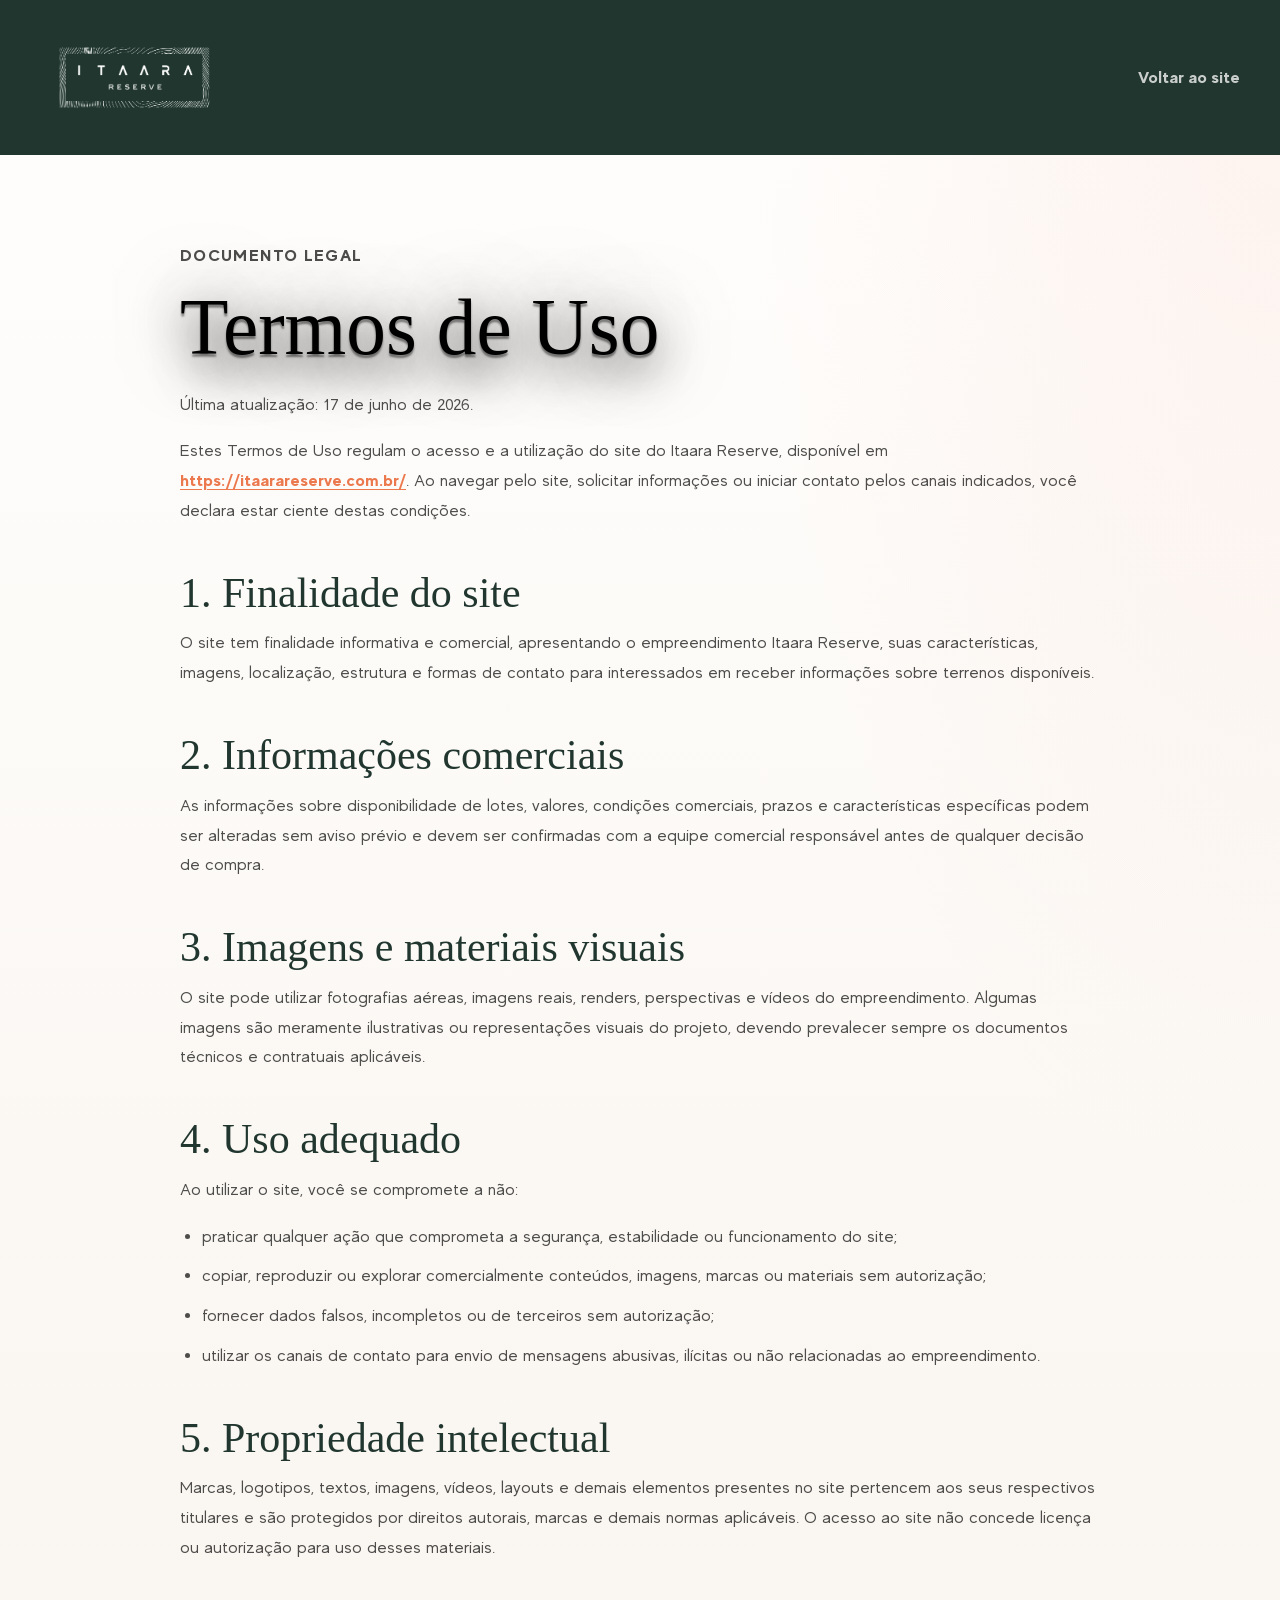
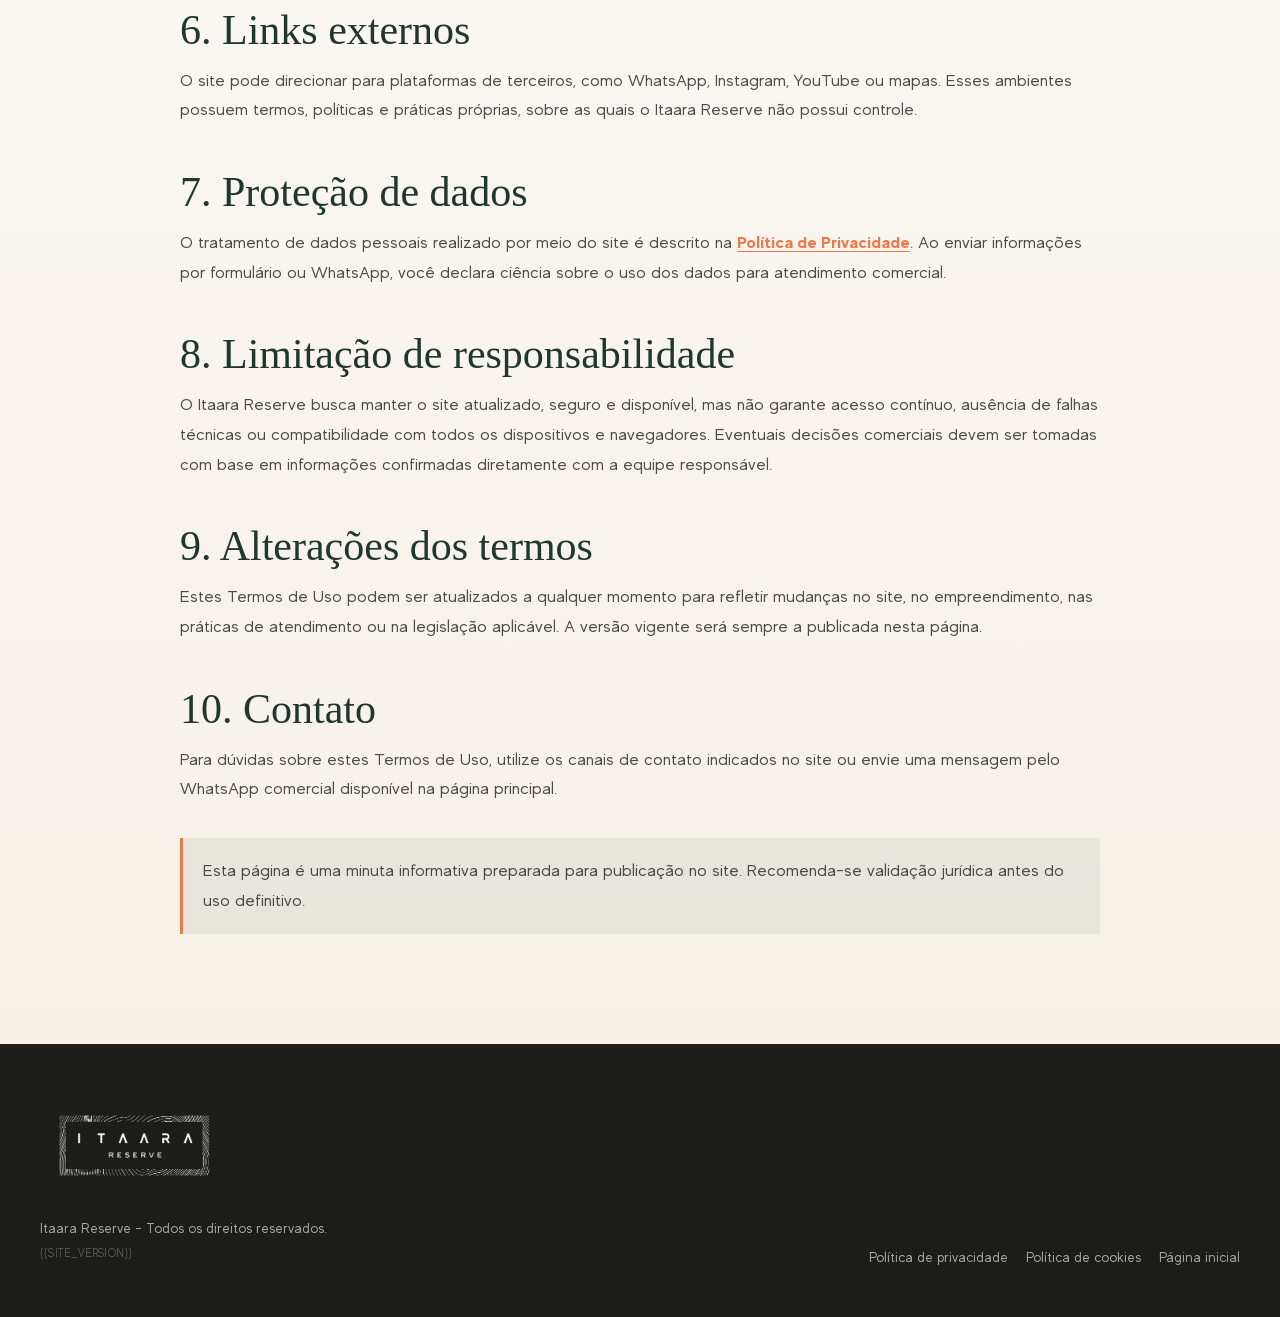
<file: termos-e-condicoes/index.html>
<!doctype html>
<html lang="pt-BR">
  <head>
    <!-- Google Tag Manager -->
    <script>
      (function(w,d,s,l,i){w[l]=w[l]||[];w[l].push({'gtm.start':
      new Date().getTime(),event:'gtm.js'});var f=d.getElementsByTagName(s)[0],
      j=d.createElement(s),dl=l!='dataLayer'?'&l='+l:'';j.async=true;j.src=
      'https://www.googletagmanager.com/gtm.js?id='+i+dl;f.parentNode.insertBefore(j,f);
      })(window,document,'script','dataLayer','GTM-MFXP7VX');
    </script>
    <!-- End Google Tag Manager -->
    <meta charset="utf-8" />
    <meta name="viewport" content="width=device-width, initial-scale=1" />
    <title>Termos de Uso | Itaara Reserve</title>
    <meta
      name="description"
      content="Termos de uso do site Itaara Reserve, com informações sobre navegação, conteúdo, contato comercial e responsabilidades."
    />
    <link rel="canonical" href="https://itaarareserve.com.br/termos-e-condicoes/" />
    <meta name="robots" content="index, follow" />
    <link rel="stylesheet" href="../styles.css?v=design-29" />
  </head>
  <body class="legal-page">
    <!-- Google Tag Manager (noscript) -->
    <noscript><iframe src="https://www.googletagmanager.com/ns.html?id=GTM-MFXP7VX" height="0" width="0" style="display:none;visibility:hidden"></iframe></noscript>
    <!-- End Google Tag Manager (noscript) -->
    <header class="legal-header">
      <a href="../" aria-label="Voltar para a página inicial do Itaara Reserve">
        <img src="../assets/images/logo-horizontal-branco.png" alt="Itaara Reserve" width="1921" height="1081" decoding="async" />
      </a>
      <a href="../">Voltar ao site</a>
    </header>

    <main class="legal-main">
      <p class="section-kicker">Documento legal</p>
      <h1>Termos de Uso</h1>
      <p>Última atualização: 17 de junho de 2026.</p>

      <p>
        Estes Termos de Uso regulam o acesso e a utilização do site do Itaara Reserve, disponível em
        <a href="https://itaarareserve.com.br/">https://itaarareserve.com.br/</a>. Ao navegar pelo site, solicitar informações ou iniciar contato pelos canais indicados, você declara estar ciente destas condições.
      </p>

      <h2>1. Finalidade do site</h2>
      <p>
        O site tem finalidade informativa e comercial, apresentando o empreendimento Itaara Reserve, suas características, imagens, localização, estrutura e formas de contato para interessados em receber informações sobre terrenos disponíveis.
      </p>

      <h2>2. Informações comerciais</h2>
      <p>
        As informações sobre disponibilidade de lotes, valores, condições comerciais, prazos e características específicas podem ser alteradas sem aviso prévio e devem ser confirmadas com a equipe comercial responsável antes de qualquer decisão de compra.
      </p>

      <h2>3. Imagens e materiais visuais</h2>
      <p>
        O site pode utilizar fotografias aéreas, imagens reais, renders, perspectivas e vídeos do empreendimento. Algumas imagens são meramente ilustrativas ou representações visuais do projeto, devendo prevalecer sempre os documentos técnicos e contratuais aplicáveis.
      </p>

      <h2>4. Uso adequado</h2>
      <p>Ao utilizar o site, você se compromete a não:</p>
      <ul>
        <li>praticar qualquer ação que comprometa a segurança, estabilidade ou funcionamento do site;</li>
        <li>copiar, reproduzir ou explorar comercialmente conteúdos, imagens, marcas ou materiais sem autorização;</li>
        <li>fornecer dados falsos, incompletos ou de terceiros sem autorização;</li>
        <li>utilizar os canais de contato para envio de mensagens abusivas, ilícitas ou não relacionadas ao empreendimento.</li>
      </ul>

      <h2>5. Propriedade intelectual</h2>
      <p>
        Marcas, logotipos, textos, imagens, vídeos, layouts e demais elementos presentes no site pertencem aos seus respectivos titulares e são protegidos por direitos autorais, marcas e demais normas aplicáveis. O acesso ao site não concede licença ou autorização para uso desses materiais.
      </p>

      <h2>6. Links externos</h2>
      <p>
        O site pode direcionar para plataformas de terceiros, como WhatsApp, Instagram, YouTube ou mapas. Esses ambientes possuem termos, políticas e práticas próprias, sobre as quais o Itaara Reserve não possui controle.
      </p>

      <h2>7. Proteção de dados</h2>
      <p>
        O tratamento de dados pessoais realizado por meio do site é descrito na
        <a href="../politica-de-privacidade/">Política de Privacidade</a>. Ao enviar informações por formulário ou WhatsApp, você declara ciência sobre o uso dos dados para atendimento comercial.
      </p>

      <h2>8. Limitação de responsabilidade</h2>
      <p>
        O Itaara Reserve busca manter o site atualizado, seguro e disponível, mas não garante acesso contínuo, ausência de falhas técnicas ou compatibilidade com todos os dispositivos e navegadores. Eventuais decisões comerciais devem ser tomadas com base em informações confirmadas diretamente com a equipe responsável.
      </p>

      <h2>9. Alterações dos termos</h2>
      <p>
        Estes Termos de Uso podem ser atualizados a qualquer momento para refletir mudanças no site, no empreendimento, nas práticas de atendimento ou na legislação aplicável. A versão vigente será sempre a publicada nesta página.
      </p>

      <h2>10. Contato</h2>
      <p>
        Para dúvidas sobre estes Termos de Uso, utilize os canais de contato indicados no site ou envie uma mensagem pelo WhatsApp comercial disponível na página principal.
      </p>

      <p class="legal-note">
        Esta página é uma minuta informativa preparada para publicação no site. Recomenda-se validação jurídica antes do uso definitivo.
      </p>
    </main>

    <footer class="site-footer">
      <div>
        <img src="../assets/images/logo-horizontal-branco.png" alt="Itaara Reserve" width="1921" height="1081" loading="lazy" decoding="async" />
        <p>Itaara Reserve - Todos os direitos reservados.</p>
        <p class="site-version">{{SITE_VERSION}}</p>
      </div>
      <div class="footer-links">
        <a href="../politica-de-privacidade/">Política de privacidade</a>
        <a href="../politica-de-cookies-br/">Política de cookies</a>
        <a href="../">Página inicial</a>
      </div>
    </footer>
  </body>
</html>
</file>
<file: styles.css>
@font-face {
  font-family: "Made Evolve Sans";
  src: url("assets/fonts/made-evolve-sans.woff2") format("woff2");
  font-weight: 400;
  font-style: normal;
  font-display: swap;
}

@font-face {
  font-family: "Made Evolve Sans";
  src: url("assets/fonts/made-evolve-sans-medium.woff2") format("woff2");
  font-weight: 600;
  font-style: normal;
  font-display: swap;
}

@font-face {
  font-family: "Made Evolve Sans";
  src: url("assets/fonts/made-evolve-sans-bold.woff2") format("woff2");
  font-weight: 800;
  font-style: normal;
  font-display: swap;
}

@font-face {
  font-family: "Mirador Display";
  src: local("Mirador Book"), local("Mirador"), local("Mirador Medium");
  font-weight: 400 700;
  font-style: normal;
  font-display: swap;
}

:root {
  --coral: #ec784d;
  --coral-deep: #d7653e;
  --green: #2f493f;
  --green-deep: #20362f;
  --green-ink: #16251f;
  --black: #1c1c1b;
  --white: #fffeff;
  --paper: #f5efe6;
  --paper-soft: #fbf8f2;
  --mist: #e8ede5;
  --sage: #61736a;
  --line: rgba(47, 73, 63, 0.14);
  --shadow-soft: 0 24px 80px rgba(28, 28, 27, 0.12);
  --shadow-strong: 0 36px 110px rgba(22, 37, 31, 0.28);
  --max: 1200px;
  --display: "Mirador Display", Georgia, "Times New Roman", serif;
  --sans: "Made Evolve Sans", "Segoe UI", Tahoma, sans-serif;
}

* {
  box-sizing: border-box;
}

html {
  scroll-behavior: smooth;
  overflow-x: hidden;
}

body {
  margin: 0;
  background:
    radial-gradient(circle at 12% 0%, rgba(236, 120, 77, 0.08), transparent 28rem),
    linear-gradient(180deg, var(--paper-soft), var(--paper));
  color: var(--black);
  font-family: var(--sans);
  font-size: 17px;
  line-height: 1.6;
  overflow-x: hidden;
}

::selection {
  background: rgba(236, 120, 77, 0.28);
}

img {
  display: block;
  max-width: 100%;
  height: auto;
}

a {
  color: inherit;
  text-decoration: none;
}

button,
input {
  font: inherit;
}

.skip-link {
  position: fixed;
  top: 12px;
  left: 12px;
  z-index: 20;
  transform: translateY(-160%);
  background: var(--white);
  color: var(--black);
  padding: 10px 14px;
  border-radius: 6px;
}

.skip-link:focus {
  transform: translateY(0);
}

.site-header {
  position: absolute;
  top: 22px;
  left: max(22px, calc((100vw - var(--max)) / 2));
  right: max(22px, calc((100vw - var(--max)) / 2));
  z-index: 10;
  display: flex;
  align-items: flex-start;
  justify-content: space-between;
  gap: 18px;
  color: var(--white);
  pointer-events: none;
}

.brand,
.menu-toggle,
.menu-panel {
  pointer-events: auto;
}

.brand {
  display: flex;
  align-items: center;
  min-height: 58px;
  border: 1px solid rgba(255, 254, 255, 0.16);
  border-radius: 8px;
  padding: 11px 14px;
  background: rgba(22, 37, 31, 0.34);
  box-shadow: 0 16px 48px rgba(0, 0, 0, 0.18);
  backdrop-filter: blur(18px);
  transition: background 220ms ease, border-color 220ms ease, box-shadow 220ms ease;
}

.site-header.is-scrolled .brand,
.site-header.is-scrolled .menu-toggle {
  border-color: rgba(255, 254, 255, 0.2);
  background: rgba(22, 37, 31, 0.78);
  box-shadow: 0 18px 58px rgba(0, 0, 0, 0.24);
}

.brand img {
  width: 156px;
  height: auto;
  object-fit: contain;
}

.menu-toggle {
  position: fixed;
  top: 22px;
  right: max(22px, calc((100vw - var(--max)) / 2));
  z-index: 12;
  display: grid;
  place-items: center;
  width: 58px;
  height: 58px;
  border: 1px solid rgba(255, 254, 255, 0.2);
  border-radius: 8px;
  padding: 0;
  color: var(--white);
  background: rgba(22, 37, 31, 0.64);
  box-shadow: 0 16px 48px rgba(0, 0, 0, 0.18);
  backdrop-filter: blur(18px);
  cursor: pointer;
  transition: background 220ms ease, border-color 220ms ease, transform 220ms ease, box-shadow 220ms ease;
}

.menu-toggle:hover {
  border-color: rgba(236, 120, 77, 0.78);
  background: rgba(22, 37, 31, 0.72);
  transform: translateY(-1px);
}

.menu-toggle span {
  position: absolute;
  width: 22px;
  height: 2px;
  border-radius: 999px;
  background: currentColor;
  transition: transform 220ms ease, opacity 180ms ease, width 220ms ease;
}

.menu-toggle span:nth-child(1) {
  transform: translateY(-7px);
}

.menu-toggle span:nth-child(2) {
  width: 16px;
}

.menu-toggle span:nth-child(3) {
  transform: translateY(7px);
}

.site-header.is-menu-open .menu-toggle span:nth-child(1) {
  transform: rotate(45deg);
}

.site-header.is-menu-open .menu-toggle span:nth-child(2) {
  opacity: 0;
  transform: scaleX(0);
}

.site-header.is-menu-open .menu-toggle span:nth-child(3) {
  transform: rotate(-45deg);
}

.menu-panel {
  position: fixed;
  top: 92px;
  right: max(22px, calc((100vw - var(--max)) / 2));
  z-index: 11;
  width: min(340px, calc(100vw - 44px));
  border: 1px solid rgba(255, 254, 255, 0.16);
  border-radius: 8px;
  padding: 10px;
  background: rgba(22, 37, 31, 0.9);
  box-shadow: 0 28px 84px rgba(0, 0, 0, 0.3);
  backdrop-filter: blur(22px);
  opacity: 0;
  visibility: hidden;
  transform: translateY(-8px) scale(0.98);
  transform-origin: top right;
  transition: opacity 180ms ease, visibility 180ms ease, transform 220ms ease;
}

.site-header.is-menu-open .menu-panel,
.menu-panel.is-open {
  opacity: 1;
  visibility: visible;
  transform: translateY(0) scale(1);
}

.menu-nav {
  display: grid;
  gap: 2px;
}

.menu-nav a {
  display: flex;
  align-items: center;
  min-height: 50px;
  border-radius: 6px;
  padding: 0 14px;
  color: rgba(255, 254, 255, 0.86);
  font-weight: 700;
  transition: background 180ms ease, color 180ms ease, transform 180ms ease;
}

.menu-nav a:hover {
  color: var(--white);
  background: rgba(255, 254, 255, 0.08);
  transform: translateX(2px);
}

.menu-cta {
  display: flex;
  align-items: center;
  justify-content: center;
  min-height: 50px;
  margin-top: 10px;
  border-radius: 6px;
  padding: 0 16px;
  background: var(--coral);
  color: var(--white);
  font-weight: 800;
  transition: background 180ms ease, transform 180ms ease, box-shadow 180ms ease;
}

.menu-cta:hover {
  background: var(--coral-deep);
  box-shadow: 0 18px 42px rgba(236, 120, 77, 0.24);
  transform: translateY(-1px);
}

.hero {
  position: relative;
  min-height: 100vh;
  min-height: 100svh;
  overflow: hidden;
  display: grid;
  align-items: center;
  padding: 142px max(32px, calc((100vw - var(--max)) / 2)) 74px;
  color: var(--white);
  background: var(--black) url("assets/images/lagos-condominio.webp") center / cover no-repeat;
}

.hero-video {
  position: absolute;
  inset: 0;
  z-index: 1;
  overflow: hidden;
  background: var(--black) url("assets/images/lagos-condominio.webp") center / cover no-repeat;
}

.hero-video iframe {
  position: absolute;
  top: 50%;
  left: 50%;
  width: 100vw;
  height: 56.25vw;
  min-width: 177.78vh;
  min-height: 100vh;
  transform: translate(-50%, -50%) scale(1.08);
  border: 0;
  opacity: 0;
  pointer-events: none;
  transition: opacity 500ms ease;
}

.hero.is-video-ready .hero-video iframe {
  opacity: 1;
}

.is-file-preview .hero-video {
  display: none;
}

.hero-overlay {
  position: absolute;
  inset: 0;
  z-index: 2;
  background:
    linear-gradient(90deg, rgba(3, 11, 9, 0.94) 0%, rgba(6, 24, 19, 0.82) 32%, rgba(6, 24, 19, 0.42) 62%, rgba(3, 11, 9, 0.58) 100%),
    radial-gradient(ellipse at 28% 54%, rgba(3, 11, 9, 0.66) 0%, rgba(3, 11, 9, 0.42) 34%, transparent 66%),
    linear-gradient(0deg, rgba(3, 11, 9, 0.95) 0%, rgba(3, 11, 9, 0.24) 46%, rgba(3, 11, 9, 0.66) 100%);
}

.hero::after {
  content: "";
  position: absolute;
  inset: 0;
  z-index: 3;
  pointer-events: none;
  opacity: 0.26;
  background-image:
    repeating-radial-gradient(ellipse at -8% 48%, transparent 0 34px, rgba(236, 120, 77, 0.32) 35px 37px, transparent 38px 58px),
    repeating-radial-gradient(ellipse at 42% 50%, transparent 0 62px, rgba(255, 254, 255, 0.08) 63px 64px, transparent 65px 104px);
  background-size: 560px 760px, 940px 760px;
  mask-image: linear-gradient(90deg, #000 0%, rgba(0, 0, 0, 0.7) 42%, transparent 76%);
}

.hero-content {
  position: relative;
  width: min(820px, 100%);
  z-index: 4;
}

.section-kicker {
  margin: 0 0 16px;
  color: var(--coral);
  font-size: 14px;
  font-weight: 800;
  letter-spacing: 0.08em;
  text-transform: uppercase;
}

.hero .section-kicker,
.lifestyle-section .section-kicker {
  color: #ffb192;
}

.hero .section-kicker {
  text-shadow: 0 8px 24px rgba(0, 0, 0, 0.68);
}

h1,
h2,
h3,
p {
  margin-top: 0;
}

h1,
h2 {
  font-family: var(--display);
  font-weight: 400;
  line-height: 1.02;
  overflow-wrap: break-word;
  text-wrap: balance;
}

h1 {
  max-width: 780px;
  margin-bottom: 26px;
  color: var(--white);
  font-size: clamp(56px, 6.2vw, 88px);
  letter-spacing: 0;
  text-shadow:
    0 3px 2px rgba(0, 0, 0, 0.46),
    0 18px 44px rgba(0, 0, 0, 0.72),
    0 0 72px rgba(0, 0, 0, 0.58);
}

h1 span {
  color: var(--coral);
  text-shadow:
    0 3px 2px rgba(0, 0, 0, 0.42),
    0 18px 48px rgba(0, 0, 0, 0.78),
    0 0 40px rgba(236, 120, 77, 0.18);
}

h2 {
  margin-bottom: 24px;
  font-size: clamp(42px, 4.4vw, 62px);
}

h3 {
  margin-bottom: 8px;
  font-size: 21px;
  line-height: 1.22;
}

.hero p {
  max-width: 640px;
  color: rgba(255, 254, 255, 0.9);
  font-size: 20px;
  text-shadow:
    0 2px 2px rgba(0, 0, 0, 0.6),
    0 12px 30px rgba(0, 0, 0, 0.72);
}

.hero-actions {
  display: flex;
  flex-wrap: wrap;
  gap: 14px;
  margin-top: 34px;
}

.btn {
  display: inline-flex;
  align-items: center;
  justify-content: center;
  min-height: 50px;
  border-radius: 6px;
  padding: 15px 24px;
  border: 1px solid transparent;
  font-weight: 700;
  text-transform: none;
  line-height: 1.2;
  cursor: pointer;
  transition: transform 180ms ease, background 180ms ease, border-color 180ms ease, color 180ms ease, box-shadow 180ms ease;
}

.btn:hover {
  transform: translateY(-2px);
}

.btn-primary {
  background: var(--coral);
  color: var(--white);
  box-shadow: 0 18px 44px rgba(236, 120, 77, 0.32), 0 12px 42px rgba(0, 0, 0, 0.22);
}

.btn-primary:hover {
  background: var(--coral-deep);
  box-shadow: 0 22px 54px rgba(236, 120, 77, 0.34);
}

.btn-ghost {
  color: var(--white);
  border-color: rgba(255, 254, 255, 0.42);
  background: rgba(5, 23, 18, 0.42);
  backdrop-filter: blur(12px);
}

.btn-ghost:hover {
  background: rgba(255, 254, 255, 0.16);
}

.btn-outline-dark {
  color: var(--green-ink);
  border-color: rgba(47, 73, 63, 0.24);
  background: rgba(255, 254, 255, 0.52);
}

.btn-outline-dark:hover {
  border-color: rgba(47, 73, 63, 0.48);
  background: rgba(47, 73, 63, 0.08);
}

.section-actions {
  display: flex;
  flex-wrap: wrap;
  gap: 14px;
  margin-top: 32px;
}

.hero-proof {
  display: flex;
  flex-wrap: wrap;
  gap: 12px;
  margin-top: 48px;
}

.hero-proof span {
  display: grid;
  gap: 2px;
  min-width: 176px;
  border: 1px solid rgba(255, 254, 255, 0.22);
  background: rgba(5, 23, 18, 0.52);
  backdrop-filter: blur(12px);
  border-radius: 6px;
  padding: 14px 16px;
  color: rgba(255, 254, 255, 0.86);
  font-size: 14px;
}

.hero-proof strong {
  display: block;
  color: var(--white);
  font-family: var(--display);
  font-size: 24px;
  line-height: 1;
}

.scroll-cue {
  position: absolute;
  right: max(32px, calc((100vw - var(--max)) / 2));
  bottom: 70px;
  z-index: 4;
  display: grid;
  place-items: center;
  width: 46px;
  height: 70px;
  border: 1px solid rgba(255, 254, 255, 0.32);
  border-radius: 999px;
  background: rgba(255, 254, 255, 0.06);
}

.scroll-cue span {
  width: 6px;
  height: 6px;
  border-radius: 50%;
  background: var(--white);
  animation: cue 1600ms ease-in-out infinite;
}

@keyframes cue {
  0%, 100% {
    transform: translateY(-12px);
    opacity: 0.45;
  }

  50% {
    transform: translateY(12px);
    opacity: 1;
  }
}

.section {
  width: min(var(--max), calc(100% - 48px));
  margin: 0 auto;
  padding: 124px 0;
}

.proof-section {
  position: relative;
}

.proof-section::before {
  content: "";
  position: absolute;
  left: -36px;
  top: 86px;
  bottom: 86px;
  width: 1px;
  background: linear-gradient(180deg, transparent, rgba(236, 120, 77, 0.54), transparent);
}

.split-section {
  display: grid;
  grid-template-columns: 0.88fr 1.12fr;
  gap: 76px;
  align-items: center;
}

.section-copy p,
.section-intro p {
  color: rgba(28, 28, 27, 0.72);
}

.image-panel {
  position: relative;
  margin: 0;
  overflow: hidden;
  border-radius: 8px;
  height: 520px;
  background: var(--green);
  box-shadow: var(--shadow-soft);
}

.image-panel img,
.wide-image img {
  width: 100%;
  height: 100%;
  object-fit: cover;
}

.kenburns-panel img {
  position: absolute;
  inset: 0;
  opacity: 0;
  transform: scale(1.06);
  animation: kenburnsSlide 28s infinite;
}

.kenburns-panel img:nth-of-type(1) {
  animation-delay: -2s;
  transform-origin: 44% 46%;
}

.kenburns-panel img:nth-of-type(2) {
  animation-delay: 5s;
  transform-origin: 62% 42%;
}

.kenburns-panel img:nth-of-type(3) {
  animation-delay: 12s;
  transform-origin: 50% 54%;
}

.kenburns-panel img:nth-of-type(4) {
  animation-delay: 19s;
  transform-origin: 36% 48%;
}

@keyframes kenburnsSlide {
  0% {
    opacity: 0;
    transform: scale(1.06) translate3d(0, 0, 0);
  }

  6%,
  25% {
    opacity: 1;
  }

  31%,
  100% {
    opacity: 0;
    transform: scale(1.16) translate3d(-1.8%, -1.2%, 0);
  }
}

.image-panel::after {
  content: "";
  position: absolute;
  inset: 0;
  border: 1px solid rgba(255, 254, 255, 0.24);
  border-radius: inherit;
  pointer-events: none;
}

.image-panel figcaption {
  position: absolute;
  left: 18px;
  bottom: 18px;
  z-index: 1;
  max-width: calc(100% - 36px);
  border: 1px solid rgba(255, 254, 255, 0.22);
  border-radius: 6px;
  padding: 10px 12px;
  color: rgba(255, 254, 255, 0.88);
  background: rgba(22, 37, 31, 0.52);
  backdrop-filter: blur(14px);
  font-size: 13px;
}

.lots-section {
  position: relative;
  overflow: hidden;
  width: 100%;
  max-width: none;
  padding: 92px max(24px, calc((100vw - var(--max)) / 2)) 104px;
  color: var(--white);
  background:
    radial-gradient(circle at 80% 10%, rgba(236, 120, 77, 0.12), transparent 28rem),
    linear-gradient(120deg, #071711 0%, var(--green-ink) 52%, var(--green) 100%);
}

.lots-section::before {
  content: "";
  position: absolute;
  inset: 0;
  opacity: 0.22;
  pointer-events: none;
  background:
    repeating-radial-gradient(ellipse at 102% 14%, transparent 0 44px, rgba(255, 254, 255, 0.1) 45px 46px, transparent 47px 78px),
    repeating-linear-gradient(105deg, transparent 0 28px, rgba(236, 120, 77, 0.18) 29px 30px, transparent 31px 56px);
  mask-image: linear-gradient(90deg, transparent 0%, #000 28%, #000 82%, transparent 100%);
}

.lots-top,
.lots-section .benefit-list {
  position: relative;
  z-index: 1;
}

.lots-top {
  display: grid;
  grid-template-columns: minmax(0, 0.7fr) minmax(500px, 1.3fr);
  gap: 48px;
  align-items: stretch;
  margin-bottom: 28px;
}

.lots-intro {
  display: flex;
  flex-direction: column;
  justify-content: center;
  max-width: 620px;
  margin-bottom: 0;
  padding: 10px 0;
}

.lots-intro h2 {
  color: var(--white);
  text-shadow: 0 18px 46px rgba(0, 0, 0, 0.36);
}

.lots-intro p {
  color: rgba(255, 254, 255, 0.76);
}

.lots-showcase {
  position: relative;
  min-height: clamp(560px, 45vw, 650px);
  align-self: stretch;
  margin: 0;
  overflow: hidden;
  border-radius: 8px;
  box-shadow: 0 34px 92px rgba(0, 0, 0, 0.28);
  background: var(--green-ink);
}

.lots-showcase img {
  width: 100%;
  height: 100%;
  min-height: inherit;
  object-fit: cover;
  transform: scale(1.02);
}

.lots-showcase::after {
  content: "";
  position: absolute;
  inset: 0;
  background:
    linear-gradient(0deg, rgba(4, 13, 10, 0.82), transparent 48%),
    linear-gradient(90deg, rgba(4, 13, 10, 0.55), transparent 58%);
  pointer-events: none;
}

.lots-showcase figcaption {
  position: absolute;
  top: 18px;
  left: 18px;
  z-index: 1;
  max-width: 360px;
  border-radius: 6px;
  padding: 10px 12px;
  color: rgba(255, 254, 255, 0.9);
  background: rgba(5, 23, 18, 0.52);
  backdrop-filter: blur(14px);
  font-size: 13px;
}

.lot-tags {
  position: absolute;
  left: 18px;
  right: 18px;
  bottom: 18px;
  z-index: 1;
  display: grid;
  grid-template-columns: repeat(3, 1fr);
  gap: 10px;
}

.lot-tags span {
  min-height: 74px;
  border: 1px solid rgba(255, 254, 255, 0.16);
  border-radius: 6px;
  padding: 12px;
  color: rgba(255, 254, 255, 0.76);
  background: rgba(5, 23, 18, 0.62);
  backdrop-filter: blur(14px);
  font-size: 13px;
  line-height: 1.3;
}

.lot-tags strong {
  display: block;
  margin-bottom: 3px;
  color: var(--coral);
  font-size: 14px;
  line-height: 1.15;
}

.section-intro {
  max-width: 780px;
  margin-bottom: 48px;
}

.benefit-list {
  display: grid;
  grid-template-columns: repeat(3, 1fr);
  gap: 20px;
}

.benefit-item {
  position: relative;
  display: grid;
  grid-template-columns: 1fr;
  gap: 18px;
  align-items: start;
  min-height: 260px;
  padding: 34px;
  border: 1px solid rgba(255, 254, 255, 0.13);
  border-radius: 8px;
  background: rgba(255, 254, 255, 0.06);
  box-shadow: 0 24px 70px rgba(0, 0, 0, 0.15);
  backdrop-filter: blur(14px);
  transition: transform 220ms ease, border-color 220ms ease, box-shadow 220ms ease;
}

.benefit-item:hover {
  transform: translateY(-4px);
  border-color: rgba(236, 120, 77, 0.44);
  box-shadow: 0 30px 82px rgba(0, 0, 0, 0.22);
}

.benefit-number {
  position: absolute;
  top: 26px;
  right: 28px;
  color: rgba(236, 120, 77, 0.4);
  font-family: var(--display);
  font-size: 44px;
  line-height: 1;
}

.benefit-icon {
  display: grid;
  place-items: center;
  width: 46px;
  height: 46px;
  border-radius: 6px;
  background: rgba(236, 120, 77, 0.13);
  color: var(--coral);
}

.benefit-icon svg {
  width: 25px;
  height: 25px;
  fill: none;
  stroke: currentColor;
  stroke-linecap: round;
  stroke-linejoin: round;
  stroke-width: 1.8;
}

.benefit-item p {
  margin: 0;
  color: rgba(255, 254, 255, 0.68);
}

.benefit-item h3 {
  color: var(--white);
}

.lifestyle-section {
  position: relative;
  overflow: hidden;
  padding: 126px max(36px, calc((100vw - var(--max)) / 2)) 132px;
  color: var(--black);
  background:
    linear-gradient(180deg, #fffefd 0%, #fbf7ef 100%);
  border-top: 1px solid rgba(47, 73, 63, 0.08);
  border-bottom: 1px solid rgba(47, 73, 63, 0.1);
}

.lifestyle-section::after {
  display: none;
}

.lifestyle-bg {
  position: absolute;
  inset: 0;
  opacity: 0.42;
  background:
    radial-gradient(ellipse at 18% 100%, rgba(47, 73, 63, 0.08), transparent 34rem),
    radial-gradient(ellipse at 88% 12%, rgba(236, 120, 77, 0.08), transparent 30rem);
  pointer-events: none;
}

.lifestyle-frame {
  position: relative;
  z-index: 1;
  display: grid;
  grid-template-columns: minmax(0, 0.9fr) minmax(480px, 1.1fr);
  gap: 84px;
  align-items: center;
  width: 100%;
  max-width: 1240px;
  margin: 0 auto;
}

.lifestyle-section .section-copy {
  position: relative;
  max-width: 500px;
}

.lifestyle-section .section-copy::before {
  display: none;
}

.lifestyle-section .section-kicker {
  color: var(--coral-deep);
  margin-bottom: 20px;
  letter-spacing: 0.11em;
}

.lifestyle-section h2 {
  max-width: 520px;
  color: var(--black);
  font-size: clamp(42px, 4vw, 58px);
  line-height: 1.03;
}

.lifestyle-section p {
  max-width: 470px;
  color: rgba(28, 28, 27, 0.7);
  font-size: 16px;
  line-height: 1.72;
}

.lifestyle-signature {
  display: grid;
  gap: 8px;
  margin-top: 36px;
  padding-top: 24px;
  border-top: 1px solid rgba(47, 73, 63, 0.16);
  color: var(--green);
}

.lifestyle-signature span {
  color: var(--coral-deep);
  font-size: 13px;
  font-weight: 800;
  text-transform: uppercase;
}

.lifestyle-signature strong {
  max-width: 390px;
  color: var(--green-ink);
  font-family: var(--display);
  font-size: 21px;
  font-weight: 700;
  line-height: 1.24;
}

.wide-image {
  position: relative;
  height: auto;
  margin: 0;
  overflow: visible;
  border: 0;
  border-radius: 4px;
  box-shadow: none;
}

.lifestyle-visual {
  height: auto;
}

.lifestyle-visual::before {
  display: none;
}

.lifestyle-visual img {
  width: 100%;
  height: auto;
  aspect-ratio: 1.28;
  border-radius: 4px;
  object-fit: cover;
  box-shadow: 0 34px 84px rgba(22, 37, 31, 0.18);
}

.lifestyle-visual figcaption {
  display: flex;
  justify-content: space-between;
  gap: 24px;
  margin-top: 18px;
  padding-top: 16px;
  border-top: 1px solid rgba(47, 73, 63, 0.14);
  color: rgba(28, 28, 27, 0.58);
}

.lifestyle-visual figcaption span {
  flex: 0 0 auto;
  color: var(--coral-deep);
  font-size: 12px;
  font-weight: 900;
  text-transform: uppercase;
}

.lifestyle-visual figcaption strong {
  max-width: 360px;
  font-family: var(--sans);
  font-size: 14px;
  font-weight: 500;
  line-height: 1.5;
  text-align: right;
}

.leisure-section {
  position: relative;
  width: 100%;
  max-width: none;
  overflow: hidden;
  padding: 94px max(36px, calc((100vw - var(--max)) / 2)) 112px;
  color: var(--white);
  background:
    radial-gradient(circle at 13% 12%, rgba(236, 120, 77, 0.12), transparent 27rem),
    radial-gradient(circle at 92% 8%, rgba(255, 254, 255, 0.08), transparent 24rem),
    linear-gradient(130deg, #06120e 0%, var(--green-ink) 52%, #203a31 100%);
}

.leisure-section::before {
  content: "";
  position: absolute;
  inset: 0;
  opacity: 0.2;
  pointer-events: none;
  background:
    repeating-radial-gradient(ellipse at 8% 36%, transparent 0 52px, rgba(255, 254, 255, 0.09) 53px 54px, transparent 55px 88px),
    repeating-linear-gradient(112deg, transparent 0 34px, rgba(236, 120, 77, 0.15) 35px 36px, transparent 37px 66px);
  mask-image: linear-gradient(90deg, #000 0%, rgba(0, 0, 0, 0.78) 56%, transparent 100%);
}

.leisure-head,
.leisure-grid {
  position: relative;
  z-index: 1;
}

.leisure-head {
  display: grid;
  max-width: 1120px;
  gap: 20px;
  margin-bottom: 34px;
}

.leisure-head .section-intro {
  max-width: 1080px;
  margin-bottom: 0;
}

.leisure-head h2 {
  color: var(--white);
  text-shadow: 0 18px 46px rgba(0, 0, 0, 0.34);
}

.leisure-head p {
  max-width: 850px;
  color: rgba(255, 254, 255, 0.76);
}

.leisure-note {
  display: flex;
  flex-wrap: wrap;
  justify-content: flex-start;
  gap: 10px;
  max-width: 100%;
}

.leisure-note span {
  display: inline-flex;
  align-items: center;
  justify-content: center;
  min-height: 42px;
  border: 1px solid rgba(255, 254, 255, 0.14);
  border-radius: 999px;
  padding: 0 16px;
  color: rgba(255, 254, 255, 0.78);
  background: rgba(255, 254, 255, 0.06);
  backdrop-filter: blur(14px);
  font-size: 13px;
  font-weight: 800;
  text-transform: uppercase;
}

.leisure-grid {
  display: grid;
  grid-template-columns: repeat(12, minmax(0, 1fr));
  gap: 28px;
}

.leisure-card {
  position: relative;
  overflow: hidden;
  display: grid;
  align-items: end;
  min-height: 430px;
  border-radius: 8px;
  color: var(--white);
  background: var(--black);
  box-shadow: 0 30px 86px rgba(0, 0, 0, 0.24);
  isolation: isolate;
  transform: translateY(0);
  transition: transform 420ms ease, box-shadow 420ms ease;
  grid-column: span 4;
}

.has-js .leisure-card {
  opacity: 0;
  transform: translateY(34px);
}

.has-js .leisure-card.is-visible {
  opacity: 1;
  transform: translateY(0);
  transition:
    opacity 720ms ease,
    transform 720ms cubic-bezier(0.2, 0.82, 0.2, 1),
    box-shadow 420ms ease;
  transition-delay: calc(var(--order, 0) * 90ms);
}

.leisure-card.large {
  grid-column: auto;
  grid-row: auto;
}

.leisure-card.wide {
  grid-column: auto;
}

.leisure-card img {
  position: absolute;
  inset: 0;
  width: 100%;
  height: 100%;
  object-fit: cover;
  opacity: 0.92;
  transform: scale(1.04);
  transform-origin: 50% 50%;
  animation: leisureImageDrift 16s ease-in-out infinite alternate;
  transition: transform 700ms ease, opacity 300ms ease;
}

.leisure-card:nth-child(1) {
  --order: 0;
}

.leisure-card:nth-child(2) {
  --order: 1;
}

.leisure-card:nth-child(3) {
  --order: 2;
}

.leisure-card:nth-child(4) {
  --order: 3;
  grid-column: span 6;
}

.leisure-card:nth-child(5) {
  --order: 4;
  grid-column: span 6;
}

.leisure-card:nth-child(2) img {
  animation-delay: -4s;
  transform-origin: 54% 44%;
}

.leisure-card:nth-child(3) img {
  animation-delay: -8s;
  transform-origin: 62% 48%;
}

.leisure-card:nth-child(4) img {
  animation-delay: -12s;
  transform-origin: 46% 58%;
}

.leisure-card:nth-child(5) img {
  animation-delay: -16s;
  transform-origin: 58% 54%;
}

.leisure-card::after {
  content: "";
  position: absolute;
  inset: 0;
  background:
    linear-gradient(0deg, rgba(4, 13, 10, 0.95), rgba(4, 13, 10, 0.32) 48%, rgba(4, 13, 10, 0.08) 100%),
    linear-gradient(90deg, rgba(4, 13, 10, 0.44), transparent 72%);
}

.leisure-card::before {
  content: "";
  position: absolute;
  inset: 12px;
  z-index: 1;
  border: 1px solid rgba(255, 254, 255, 0.14);
  border-radius: 6px;
  pointer-events: none;
  opacity: 0;
  transition: opacity 220ms ease;
}

.leisure-card:hover img {
  animation: none;
  transform: scale(1.11);
  opacity: 1;
}

.leisure-card:hover::before {
  opacity: 1;
}

.leisure-card:hover,
.has-js .leisure-card.is-visible:hover {
  transform: translateY(-8px);
  box-shadow: 0 42px 106px rgba(0, 0, 0, 0.34);
}

.leisure-card div {
  position: relative;
  z-index: 2;
  display: flex;
  min-height: 230px;
  flex-direction: column;
  justify-content: flex-end;
  padding: 30px;
}

.leisure-card.large div {
  padding: 30px;
}

.card-index {
  display: inline-flex;
  margin-bottom: 14px;
  color: var(--coral);
  font-size: 13px;
  font-weight: 900;
}

.leisure-card p {
  margin: 0;
  color: rgba(255, 254, 255, 0.78);
}

.leisure-card h3 {
  max-width: 420px;
  color: var(--white);
  text-shadow: 0 10px 28px rgba(0, 0, 0, 0.44);
}

@keyframes leisureImageDrift {
  0% {
    transform: scale(1.04) translate3d(-1.5%, 0, 0);
  }

  100% {
    transform: scale(1.11) translate3d(1.5%, -1.25%, 0);
  }
}

.summary-section {
  padding: 82px max(24px, calc((100vw - var(--max)) / 2)) 96px;
  background:
    linear-gradient(180deg, rgba(255, 254, 255, 0.86), rgba(245, 239, 230, 0.92)),
    var(--white);
}

.summary-head {
  max-width: 900px;
  margin-bottom: 34px;
}

.summary-grid {
  display: grid;
  grid-template-columns: repeat(4, 1fr);
  gap: 0;
  overflow: hidden;
  border: 1px solid var(--line);
  border-radius: 8px;
  background: rgba(255, 254, 255, 0.7);
  box-shadow: 0 18px 54px rgba(47, 73, 63, 0.08);
}

.summary-grid article {
  min-height: 220px;
  padding: 28px;
  border-right: 1px solid var(--line);
  background: linear-gradient(180deg, rgba(47, 73, 63, 0.03), rgba(47, 73, 63, 0));
}

.summary-grid article:last-child {
  border-right: 0;
}

.summary-grid span {
  display: inline-flex;
  margin-bottom: 28px;
  color: var(--coral);
  font-size: 13px;
  font-weight: 800;
}

.summary-grid strong {
  display: block;
  margin-bottom: 14px;
  color: var(--green);
  font-size: 20px;
  line-height: 1.2;
}

.summary-grid p {
  margin: 0;
  color: rgba(28, 28, 27, 0.68);
}

.visit-section {
  grid-template-columns: 0.92fr 1.08fr;
  position: relative;
}

.visit-section::before {
  content: "";
  position: absolute;
  inset: 58px -34px;
  z-index: -1;
  border: 1px solid rgba(47, 73, 63, 0.09);
  border-radius: 8px;
}

.visit-badge {
  display: inline-flex;
  margin-bottom: 22px;
  border: 1px solid rgba(47, 73, 63, 0.16);
  border-radius: 999px;
  padding: 8px 12px;
  color: var(--green);
  background: rgba(255, 254, 255, 0.62);
  font-size: 13px;
  font-weight: 800;
}

.visit-section .btn {
  margin-top: 18px;
}

.visit-gallery img {
  position: absolute;
  inset: 0;
  opacity: 0;
  transform: scale(1.04);
  animation: visitGallerySlide 40s infinite;
}

.visit-gallery img:nth-of-type(1) {
  animation-delay: -2s;
  transform-origin: 50% 50%;
}

.visit-gallery img:nth-of-type(2) {
  animation-delay: 6s;
  transform-origin: 58% 44%;
}

.visit-gallery img:nth-of-type(3) {
  animation-delay: 14s;
  transform-origin: 45% 52%;
}

.visit-gallery img:nth-of-type(4) {
  animation-delay: 22s;
  transform-origin: 52% 48%;
}

.visit-gallery img:nth-of-type(5) {
  animation-delay: 30s;
  transform-origin: 62% 54%;
}

@keyframes visitGallerySlide {
  0% {
    opacity: 0;
    transform: scale(1.04) translate3d(0, 0, 0);
  }

  5%,
  18% {
    opacity: 1;
  }

  23%,
  100% {
    opacity: 0;
    transform: scale(1.13) translate3d(-1.4%, -1%, 0);
  }
}

.conversion-section {
  display: grid;
  grid-template-columns: minmax(0, 520px) minmax(320px, 520px);
  gap: 70px;
  align-items: center;
  padding: 118px max(24px, calc((100vw - var(--max)) / 2));
  color: var(--white);
  background:
    radial-gradient(circle at 18% 20%, rgba(236, 120, 77, 0.18), transparent 24rem),
    linear-gradient(120deg, var(--green-deep), var(--green-ink));
}

.conversion-copy img {
  width: 240px;
  height: auto;
  object-fit: contain;
  margin-bottom: 34px;
}

.conversion-copy p {
  color: rgba(255, 254, 255, 0.76);
}

.lead-form {
  display: grid;
  gap: 16px;
  border: 1px solid rgba(255, 254, 255, 0.16);
  border-radius: 8px;
  padding: 30px;
  background: rgba(255, 254, 255, 0.07);
  box-shadow: var(--shadow-strong);
  backdrop-filter: blur(18px);
}

.lead-form label {
  display: grid;
  gap: 8px;
  color: rgba(255, 254, 255, 0.86);
  font-weight: 700;
}

.lead-form input[type="text"],
.lead-form input[type="email"],
.lead-form input[type="tel"] {
  width: 100%;
  min-height: 54px;
  border: 1px solid rgba(255, 254, 255, 0.24);
  border-radius: 6px;
  padding: 0 15px;
  color: var(--white);
  background: rgba(255, 254, 255, 0.08);
  outline: none;
  transition: border-color 180ms ease, background 180ms ease;
}

.lead-form input:focus {
  border-color: var(--coral);
  background: rgba(255, 254, 255, 0.12);
}

.consent {
  grid-template-columns: 20px 1fr;
  align-items: start;
  gap: 12px;
  font-size: 14px;
  font-weight: 400;
  line-height: 1.45;
}

.consent input {
  width: 18px;
  height: 18px;
  margin-top: 2px;
  accent-color: var(--coral);
}

.consent a {
  color: var(--coral);
  text-decoration: underline;
  text-underline-offset: 3px;
}

.lead-form .btn {
  width: 100%;
}

.form-note {
  margin: 0;
  color: rgba(255, 254, 255, 0.58);
  font-size: 14px;
}

.site-footer {
  display: grid;
  grid-template-columns: 1fr auto;
  gap: 40px;
  align-items: end;
  padding: 48px max(24px, calc((100vw - var(--max)) / 2));
  color: rgba(255, 254, 255, 0.62);
  background: var(--black);
  font-size: 14px;
}

.site-footer img {
  width: 190px;
  height: auto;
  object-fit: contain;
  margin-bottom: 18px;
}

.site-footer p {
  margin-bottom: 6px;
}

.site-footer .site-version {
  font-size: 11px;
  opacity: 0.45;
  letter-spacing: 0.02em;
}

.footer-links {
  display: flex;
  flex-wrap: wrap;
  justify-content: flex-end;
  gap: 18px;
}

.footer-links a {
  transition: color 180ms ease;
}

.footer-links a:hover {
  color: var(--coral);
}

.cookie-consent[hidden] {
  display: none;
}

.cookie-consent {
  position: fixed;
  left: 24px;
  right: 24px;
  bottom: 24px;
  z-index: 80;
  display: grid;
  grid-template-columns: minmax(0, 1fr) auto;
  gap: 24px;
  align-items: center;
  width: min(1120px, calc(100% - 48px));
  margin: 0 auto;
  border: 1px solid rgba(255, 254, 255, 0.14);
  border-radius: 8px;
  padding: 18px;
  color: var(--white);
  background: rgba(6, 24, 19, 0.94);
  box-shadow: 0 24px 80px rgba(0, 0, 0, 0.32);
  backdrop-filter: blur(18px);
}

.cookie-consent strong {
  display: block;
  margin-bottom: 4px;
  color: var(--white);
  font-family: var(--font-sans);
}

.cookie-consent p {
  margin: 0;
  max-width: 720px;
  color: rgba(255, 254, 255, 0.72);
  font-size: 14px;
}

.cookie-consent__actions {
  display: flex;
  flex-wrap: wrap;
  gap: 10px;
  justify-content: flex-end;
}

.cookie-consent .btn {
  min-height: 46px;
  padding: 13px 18px;
  font-size: 13px;
}

.legal-page {
  color: var(--ink);
  background:
    radial-gradient(ellipse at 100% 0%, rgba(236, 120, 77, 0.08), transparent 34rem),
    linear-gradient(180deg, #fffefd 0%, var(--paper) 100%);
}

.legal-header {
  display: flex;
  align-items: center;
  justify-content: space-between;
  gap: 24px;
  padding: 24px max(24px, calc((100vw - var(--max)) / 2));
  color: var(--white);
  background: var(--green-deep);
}

.legal-header img {
  width: 190px;
  height: auto;
  object-fit: contain;
}

.legal-header a:not(.btn) {
  color: rgba(255, 254, 255, 0.76);
  font-weight: 700;
}

.legal-main {
  width: min(920px, calc(100% - 48px));
  margin: 0 auto;
  padding: 86px 0 110px;
}

.legal-main h1 {
  max-width: 780px;
  margin-bottom: 22px;
  color: var(--ink);
}

.legal-main h2 {
  margin-top: 46px;
  margin-bottom: 14px;
  color: var(--green-deep);
  font-size: clamp(28px, 4vw, 42px);
}

.legal-main p,
.legal-main li {
  color: rgba(28, 28, 27, 0.78);
  font-size: 17px;
  line-height: 1.75;
}

.legal-main ul {
  display: grid;
  gap: 10px;
  margin: 0 0 24px;
  padding-left: 22px;
}

.legal-main a {
  color: var(--coral);
  font-weight: 700;
  text-decoration: underline;
  text-underline-offset: 3px;
}

.legal-note {
  margin: 34px 0 0;
  border-left: 3px solid var(--coral);
  padding: 18px 20px;
  background: rgba(47, 73, 63, 0.07);
}

body.is-map-open {
  overflow: hidden;
}

.map-modal[hidden] {
  display: none;
}

.map-modal {
  position: fixed;
  inset: 0;
  z-index: 40;
  display: grid;
  place-items: center;
  padding: 28px;
}

.map-modal__backdrop {
  position: absolute;
  inset: 0;
  background: rgba(3, 11, 9, 0.78);
  backdrop-filter: blur(18px);
}

.map-modal__dialog {
  position: relative;
  z-index: 1;
  display: grid;
  gap: 18px;
  width: min(1120px, 100%);
  max-height: min(88vh, 840px);
  overflow: auto;
  border: 1px solid rgba(255, 254, 255, 0.16);
  border-radius: 8px;
  padding: 28px;
  background:
    linear-gradient(180deg, rgba(255, 254, 255, 0.98), rgba(245, 239, 230, 0.98));
  box-shadow: 0 38px 110px rgba(0, 0, 0, 0.42);
}

.map-modal__close {
  position: sticky;
  top: 0;
  justify-self: end;
  z-index: 2;
  display: grid;
  place-items: center;
  width: 44px;
  height: 44px;
  border: 1px solid rgba(47, 73, 63, 0.2);
  border-radius: 999px;
  color: var(--green-ink);
  background: rgba(255, 254, 255, 0.86);
  cursor: pointer;
  font-size: 28px;
  line-height: 1;
}

.map-modal__head {
  max-width: 680px;
}

.map-modal__head h2 {
  margin-bottom: 0;
  color: var(--green-ink);
  font-size: clamp(34px, 4vw, 54px);
}

.map-modal img {
  width: 100%;
  border-radius: 6px;
  border: 1px solid rgba(47, 73, 63, 0.12);
  background: var(--white);
}

@media (max-width: 980px) {
  .site-header {
    top: 18px;
    left: 18px;
    right: 18px;
    gap: 16px;
  }

  .brand {
    min-height: 56px;
    padding: 10px 13px;
  }

  .brand img {
    width: 150px;
  }

  .menu-toggle {
    top: 18px;
    right: 18px;
    width: 56px;
    height: 56px;
  }

  .menu-panel {
    top: 84px;
    right: 18px;
  }

  h1 {
    font-size: 50px;
  }

  h2 {
    font-size: 38px;
  }

  .split-section,
  .conversion-section {
    grid-template-columns: 1fr;
    gap: 42px;
  }

  .image-panel {
    height: 380px;
  }

  .benefit-list,
  .summary-grid {
    grid-template-columns: 1fr;
  }

  .lots-top {
    grid-template-columns: 1fr;
    gap: 34px;
  }

  .lots-showcase {
    min-height: 360px;
  }

  .lots-showcase img {
    min-height: 360px;
  }

  .summary-grid article,
  .summary-grid article:last-child {
    border-right: 0;
    border-bottom: 1px solid var(--line);
  }

  .summary-grid article:last-child {
    border-bottom: 0;
  }

  .lifestyle-section {
    padding: 98px 24px 116px;
  }

  .lifestyle-section::after {
    display: none;
  }

  .lifestyle-frame {
    grid-template-columns: 1fr;
    gap: 52px;
  }

  .lifestyle-section .section-copy {
    max-width: 680px;
  }

  .wide-image {
    width: 100%;
    height: auto;
  }

  .lifestyle-visual::before {
    inset: -18px 18px 34px -18px;
  }

  .leisure-grid {
    grid-template-columns: repeat(2, 1fr);
    gap: 22px;
  }

  .leisure-card {
    grid-column: auto;
  }

  .leisure-card.large,
  .leisure-card.wide {
    grid-column: auto;
  }

  .leisure-head {
    grid-template-columns: 1fr;
    gap: 22px;
  }

  .leisure-note {
    justify-content: flex-start;
  }

  .site-footer {
    grid-template-columns: 1fr;
  }

  .footer-links {
    justify-content: flex-start;
  }

  .cookie-consent {
    grid-template-columns: 1fr;
    left: 16px;
    right: 16px;
    bottom: 16px;
    width: calc(100% - 32px);
  }

  .cookie-consent__actions {
    justify-content: stretch;
  }

  .cookie-consent .btn {
    width: 100%;
  }

  .legal-header {
    align-items: flex-start;
    flex-direction: column;
  }

  .legal-main {
    width: min(100% - 32px, 920px);
    padding: 64px 0 82px;
  }
}

@media (max-width: 640px) {
  body {
    font-size: 16px;
  }

  .site-header {
    top: 14px;
    left: 14px;
    right: 14px;
    display: grid;
    grid-template-columns: auto 52px;
    align-items: start;
    justify-content: space-between;
    gap: 10px;
  }

  .brand {
    min-height: 52px;
    padding: 9px 11px;
  }

  .brand img {
    width: 126px;
  }

  .menu-toggle {
    position: fixed;
    justify-self: end;
    top: 14px;
    right: 14px;
    z-index: 100;
    width: 52px;
    height: 52px;
    border-color: rgba(255, 254, 255, 0.28);
    background: rgba(22, 37, 31, 0.76);
    box-shadow: 0 18px 46px rgba(0, 0, 0, 0.28);
  }

  .menu-panel {
    left: 0;
    right: 14px;
    top: 76px;
    width: auto;
  }

  .hero {
    min-height: 100vh;
    min-height: 100svh;
    align-items: end;
    padding: 112px 20px 34px;
  }

  .hero-content {
    width: calc(100vw - 40px);
    max-width: calc(100vw - 40px);
  }

  .hero-overlay {
    background:
      linear-gradient(0deg, rgba(3, 11, 9, 0.96), rgba(3, 11, 9, 0.34) 66%),
      radial-gradient(ellipse at 36% 66%, rgba(3, 11, 9, 0.72), transparent 62%),
      linear-gradient(90deg, rgba(3, 11, 9, 0.86), rgba(3, 11, 9, 0.3));
  }

  .hero::after {
    opacity: 0.12;
  }

  .hero h1,
  .hero .section-kicker {
    max-width: 350px;
  }

  .hero p {
    max-width: 330px;
  }

  h1 {
    font-size: 36px;
    line-height: 1.08;
  }

  h2 {
    font-size: 33px;
  }

  h3 {
    font-size: 19px;
  }

  .hero p {
    font-size: 18px;
  }

  .hero-actions {
    display: grid;
    margin-top: 28px;
    max-width: 350px;
  }

  .btn {
    width: 100%;
    padding-inline: 16px;
  }

  .hero-proof {
    display: grid;
    grid-template-columns: 1fr;
    max-width: 320px;
    margin-top: 34px;
  }

  .hero-proof span {
    min-width: 0;
    width: 100%;
    padding: 12px 14px;
  }

  .hero-proof strong {
    font-size: 22px;
  }

  .section {
    width: min(100% - 32px, var(--max));
    padding: 82px 0;
  }

  .lots-section,
  .summary-section,
  .conversion-section {
    padding: 82px 16px;
  }

  .lots-showcase,
  .lots-showcase img {
    min-height: 420px;
  }

  .lot-tags {
    grid-template-columns: 1fr;
  }

  .lot-tags span {
    min-height: 0;
  }

  .benefit-item {
    grid-template-columns: 1fr;
    min-height: auto;
    padding: 26px;
  }

  .benefit-number {
    top: 22px;
    right: 22px;
    font-size: 34px;
  }

  .leisure-grid {
    grid-template-columns: 1fr;
    grid-auto-rows: auto;
  }

  .leisure-card,
  .leisure-card.large,
  .leisure-card.wide {
    grid-column: 1;
    grid-row: auto;
    min-height: 360px;
  }

  .leisure-card.large div,
  .leisure-card div {
    padding: 26px;
  }

  .summary-grid article {
    min-height: auto;
  }

  .conversion-copy img {
    width: 190px;
  }

  .lead-form {
    padding: 20px;
  }

  .map-modal {
    padding: 12px;
  }

  .map-modal__dialog {
    max-height: 92vh;
    padding: 18px;
  }

  .scroll-cue {
    display: none;
  }

  .visit-section::before {
    display: none;
  }
}

@media (prefers-reduced-motion: reduce) {
  html {
    scroll-behavior: auto;
  }

  *,
  *::before,
  *::after {
    transition-duration: 1ms !important;
    animation-duration: 1ms !important;
  }

  .kenburns-panel img,
  .visit-gallery img {
    animation: none !important;
    opacity: 0;
    transform: none;
  }

  .kenburns-panel img:first-of-type,
  .visit-gallery img:first-of-type {
    opacity: 1;
  }

  .leisure-card,
  .has-js .leisure-card,
  .has-js .leisure-card.is-visible {
    opacity: 1;
    transform: none;
    transition: none;
  }

  .leisure-card img {
    animation: none !important;
    transform: none;
  }
}
</file>
